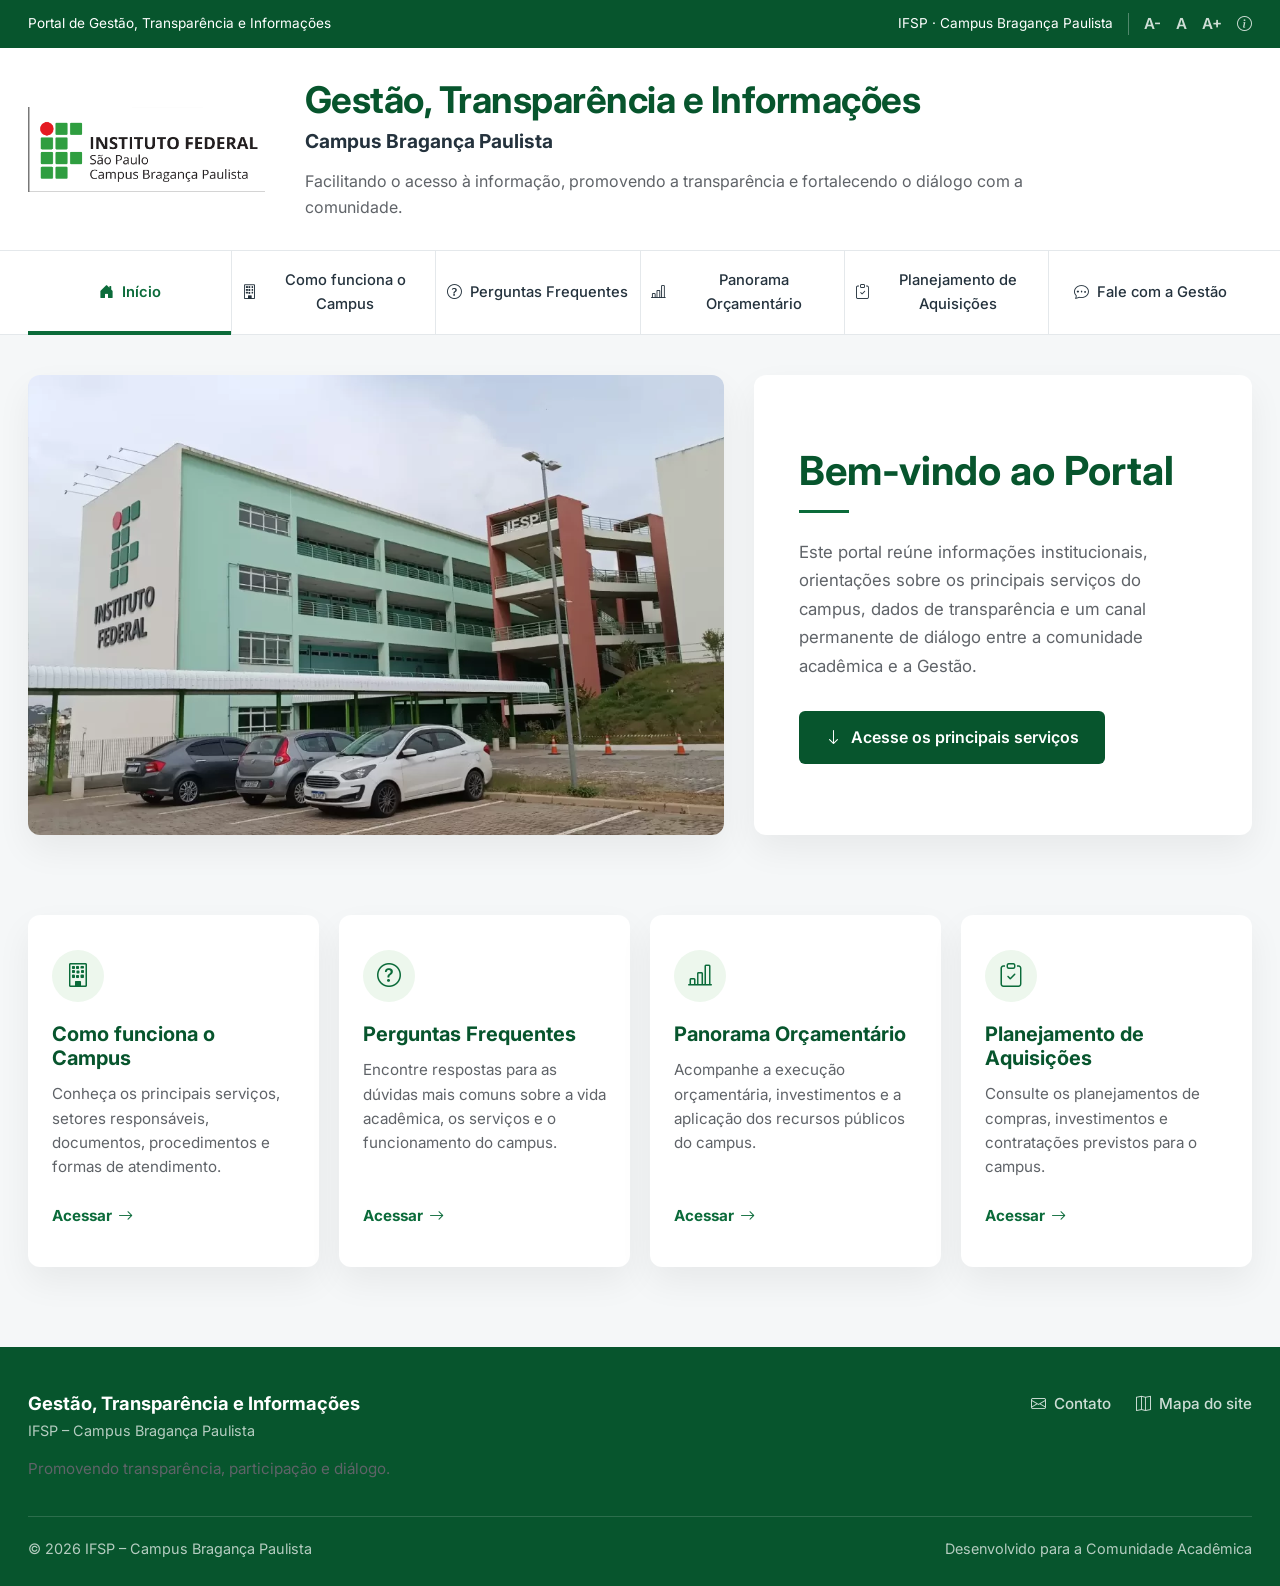
<file: index.html>
<!DOCTYPE html>
<html lang="pt-BR">

<head>
    <meta charset="UTF-8">
    <meta name="viewport" content="width=device-width, initial-scale=1.0">
    <title>Gestão, Transparência e Informações | IFSP Bragança Paulista</title>
    <meta name="description"
        content="Portal de Gestão, Transparência e Informações do Instituto Federal de São Paulo - Campus Bragança Paulista.">
    <link rel="icon" href="img/logo-ifsp.png">

    <!-- Bootstrap 5.3.3 -->
    <link href="https://cdn.jsdelivr.net/npm/bootstrap@5.3.3/dist/css/bootstrap.min.css" rel="stylesheet">
    <!-- Bootstrap Icons -->
    <link href="https://cdn.jsdelivr.net/npm/bootstrap-icons@1.13.1/font/bootstrap-icons.min.css" rel="stylesheet">

    <!-- Fonte Inter -->
    <link rel="preconnect" href="https://fonts.googleapis.com">
    <link rel="preconnect" href="https://fonts.gstatic.com" crossorigin>
    <link href="https://fonts.googleapis.com/css2?family=Inter:wght@300;400;500;600;700&display=swap"
        rel="stylesheet">

    <style>
        /* ===========================
           VARIÁVEIS
        =========================== */
        :root {
            --verde: #0b6b3a;
            --verde-escuro: #07552d;
            --verde-claro: #138548;
            --preto-footer: #002d1a;
            --cinza: #f5f7f8;
            --cinza-claro: #fafafa;
            --cinza-texto: #5f6368;
            --texto: #24323d;
            --branco: #ffffff;
            --borda: #e4e8eb;
            --sombra-card: 0 15px 35px rgba(0,0,0,.06);
            --transicao: .30s ease;
        }

        /* ===========================
           RESET
        =========================== */
        * { margin: 0; padding: 0; box-sizing: border-box; }
        html { scroll-behavior: smooth; }
        body { font-family: 'Inter', sans-serif; background: var(--cinza); color: var(--texto); line-height: 1.6; overflow-x: hidden; }
        a { text-decoration: none; transition: var(--transicao); }
        img { max-width: 100%; display: block; }
        .container { max-width: 1360px; margin: auto; padding-left: 28px; padding-right: 28px; }
        section { padding: 60px 0; }

        /* ===========================
           TÍTULOS E TEXTOS
        =========================== */
        h1, h2, h3 { color: var(--preto-footer); font-weight: 700; line-height: 1.2; }
        h1 { font-size: 2.3rem; color: var(--verde-escuro); letter-spacing: -0.5px; }
        h2 { font-size: 2.4rem; }
        h3 { font-size: 1.20rem; }
        p { color: var(--cinza-texto); }

        /* ===========================
           BARRA SUPERIOR (Institucional)
        =========================== */
        .barra-institucional { background: var(--verde-escuro); color: white; font-size: 0.85rem; padding: 12px 0; }
        .barra-institucional .container { display: flex; justify-content: space-between; align-items: center; }
        .barra-links-direita { display: flex; align-items: center; gap: 15px; }
        .barra-links-direita span { border-right: 1px solid rgba(255,255,255,0.3); padding-right: 15px; }
        .barra-links-direita a { color: white; opacity: 0.8; font-size: 0.95rem; font-weight: 600; text-decoration: none; }
        .barra-links-direita a:hover { opacity: 1; }

        /* ===========================
           CABEÇALHO (Header)
        =========================== */
        .cabecalho { background: #fff; padding: 30px 0; }
        .cabecalho .container { display: flex; align-items: center; gap: 40px; }
        .logo-area { display: flex; align-items: center; }
        .logo-area img { height: 85px; width: auto; object-fit: contain; }
        .cabecalho-conteudo { flex: 1; }
        .cabecalho-conteudo h1 { margin-bottom: 4px; }
        .cabecalho-conteudo .subtitle { margin-bottom: 12px; font-weight: 700; font-size: 1.2rem; color: var(--texto); }
        .cabecalho-conteudo .description { font-size: 1rem; color: var(--cinza-texto); margin-bottom: 0; max-width: 85%; }

        /* ===========================
           MENU PRINCIPAL (Estilo Abas)
        =========================== */
        .menu-principal { background: #ffffff; border-top: 1px solid var(--borda); border-bottom: 1px solid var(--borda); box-shadow: 0 4px 10px rgba(0,0,0,0.02); }
        .menu-principal ul { display: flex; list-style: none; margin: 0; padding: 0; width: 100%; }
        .menu-principal li { flex: 1; text-align: center; border-right: 1px solid var(--borda); }
        .menu-principal li:last-child { border-right: none; }
        .menu-principal a { color: var(--texto); font-weight: 500; font-size: 0.92rem; display: flex; align-items: center; justify-content: center; gap: 8px; padding: 18px 10px; position: relative; height: 100%; }
        .menu-principal a:hover, .menu-principal a.ativo { color: var(--verde); font-weight: 600; }
        .menu-principal a.ativo::after { content: ""; position: absolute; left: 0; bottom: -1px; width: 100%; height: 4px; background: var(--verde); }

        /* ===========================
           HERO
        =========================== */
        .hero { background: var(--cinza); padding: 40px 0; }
        .hero-grid { display: grid; grid-template-columns: 1.4fr 1fr; gap: 30px; align-items: center; }
        .hero-imagem { border-radius: 12px; overflow: hidden; box-shadow: var(--sombra-card); min-height: 460px; background-image: url("img/campus-banner.jpg"); background-size: cover; background-position: center; }
        
        .hero-card { background: var(--branco); border-radius: 12px; padding: 45px; box-shadow: var(--sombra-card); height: 100%; display: flex; flex-direction: column; justify-content: center; }
        .hero-card h2 { font-size: 2.5rem; margin-bottom: 15px; color: var(--verde-escuro); font-weight: 700; }
        .hero-card .hero-divider { width: 50px; height: 3px; background: var(--verde); margin-bottom: 25px; }
        .hero-card p { font-size: 1.05rem; margin-bottom: 30px; color: var(--cinza-texto); line-height: 1.7; }
        
        .botao-principal { display: inline-flex; align-items: center; gap: 10px; padding: 14px 26px; border-radius: 6px; background: var(--verde-escuro); color: white; font-weight: 600; border: none; width: fit-content; transition: var(--transicao); }
        .botao-principal:hover { background: var(--preto-footer); color: white; transform: translateY(-2px); box-shadow: 0 5px 15px rgba(0,45,26,0.2); }

        /* ===========================
           CARDS DE SERVIÇOS
        =========================== */
        .secao-servicos { padding: 40px 0 80px; background: var(--cinza); }
        .cards-grid { display: grid; grid-template-columns: repeat(auto-fit, minmax(240px, 1fr)); gap: 20px; }
        .card-servico { background: var(--branco); border-radius: 12px; padding: 35px 24px; box-shadow: var(--sombra-card); display: flex; flex-direction: column; border-bottom: 4px solid transparent; transition: var(--transicao); }
        .card-servico:hover { border-bottom-color: var(--verde); transform: translateY(-3px); }
        .icone-card-container { display: inline-flex; align-items: center; justify-content: center; width: 52px; height: 52px; border-radius: 50%; background: #edf7ed; color: var(--verde); font-size: 1.5rem; margin-bottom: 20px; }
        .card-servico h3 { font-size: 1.25rem; margin-bottom: 12px; color: var(--verde-escuro); }
        .card-servico p { font-size: 0.95rem; margin-bottom: 24px; flex-grow: 1; line-height: 1.6; }
        .card-link { display: flex; align-items: center; gap: 6px; color: var(--verde); font-weight: 700; font-size: 0.95rem; }
        .card-link i { transition: var(--transicao); }
        .card-link:hover i { transform: translateX(5px); }

        /* ===========================
           RODAPÉ (Footer)
        =========================== */
        .rodape { background: var(--verde-escuro); color: white; padding: 45px 0 25px; font-size: 0.95rem; }
        .rodape a { color: rgba(255,255,255,0.8); text-decoration: none; }
        .rodape a:hover { color: white; text-decoration: underline; }
        .rodape h4 { color: white; font-weight: 700; font-size: 1.15rem; margin-bottom: 5px; }
        .rodape .subtitulo-footer { color: rgba(255,255,255,0.7); margin-bottom: 15px; font-size: 0.9rem; }
        .rodape-superior { display: flex; justify-content: space-between; align-items: flex-start; flex-wrap: wrap; gap: 20px; margin-bottom: 35px; }
        .links-footer-direita { display: flex; align-items: center; gap: 25px; font-weight: 500; }
        .links-footer-direita a { display: flex; align-items: center; gap: 8px; }
        .rodape-inferior { border-top: 1px solid rgba(255,255,255,0.15); padding-top: 20px; display: flex; justify-content: space-between; color: rgba(255,255,255,0.7); font-size: 0.9rem; }

        @media(max-width: 768px) {
            .menu-principal ul { flex-direction: column; }
            .menu-principal li { border-right: none; border-bottom: 1px solid var(--borda); }
            .menu-principal a.ativo::after { height: 0; }
            .menu-principal a.ativo { border-left: 4px solid var(--verde); background: #fafafa; }
            .cabecalho .container { flex-direction: column; text-align: center; gap: 20px; }
            .cabecalho-conteudo .description { max-width: 100%; }
            .hero-grid { grid-template-columns: 1fr; }
            .hero-imagem { min-height: 250px; }
        }
    </style>
</head>

<body>

    <!-- Barra institucional -->
    <div class="barra-institucional">
        <div class="container">
            <span>Portal de Gestão, Transparência e Informações</span>
            <div class="barra-links-direita">
                <span>IFSP · Campus Bragança Paulista</span>
                <a href="#">A-</a>
                <a href="#">A</a>
                <a href="#">A+</a>
                <a href="#" title="Ajuda"><i class="bi bi-info-circle"></i></a>
            </div>
        </div>
    </div>

    <!-- Cabeçalho -->
    <header class="cabecalho">
        <div class="container">
            <div class="logo-area">
                <img src="img/logo-ifsp.png" alt="IFSP Logo">
            </div>
            <div class="cabecalho-conteudo">
                <h1>Gestão, Transparência e Informações</h1>
                <p class="subtitle">Campus Bragança Paulista</p>
                <p class="description">
                    Facilitando o acesso à informação, promovendo a transparência e fortalecendo o diálogo com a comunidade.
                </p>
            </div>
        </div>
    </header>

    <!-- Navegação Global Conectada -->
    <nav class="menu-principal">
        <div class="container">
            <ul>
                <li><a class="ativo" href="index.html"><i class="bi bi-house-door-fill"></i> Início</a></li>
                <li><a href="#"><i class="bi bi-building"></i> Como funciona o Campus</a></li>
                <li><a href="#"><i class="bi bi-question-circle"></i> Perguntas Frequentes</a></li>
                <li><a href="panorama-orcamentario.html"><i class="bi bi-bar-chart-line"></i> Panorama Orçamentário</a></li>
                <li><a href="planejamento-aquisicoes.html"><i class="bi bi-clipboard-check"></i> Planejamento de Aquisições</a></li>
                <li><a href="fale-com-a-gestao.html"><i class="bi bi-chat-dots"></i> Fale com a Gestão</a></li>
            </ul>
        </div>
    </nav>

    <!-- HERO Section -->
    <section class="hero">
        <div class="container">
            <div class="hero-grid">
                <!-- Foto do Campus -->
                <div class="hero-imagem"></div>

                <!-- Card de Boas-vindas -->
                <div class="hero-card">
                    <h2>Bem-vindo ao Portal</h2>
                    <div class="hero-divider"></div>
                    <p>
                        Este portal reúne informações institucionais, orientações sobre os principais serviços do campus,
                        dados de transparência e um canal permanente de diálogo entre a comunidade acadêmica e a Gestão.
                    </p>
                    <!-- Link interno que rola para a seção de serviços abaixo -->
                    <a href="#servicos" class="botao-principal">
                        <i class="bi bi-arrow-down"></i> Acesse os principais serviços
                    </a>
                </div>
            </div>
        </div>
    </section>

    <!-- Seção de Acesso Rápido com Links Reais -->
    <section id="servicos" class="secao-servicos">
        <div class="container">
            <div class="cards-grid">
                <!-- Card 1 (Ainda sem arquivo criado no repositório) -->
                <article class="card-servico">
                    <div class="icone-card-container"><i class="bi bi-building"></i></div>
                    <h3>Como funciona o Campus</h3>
                    <p>Conheça os principais serviços, setores responsáveis, documentos, procedimentos e formas de atendimento.</p>
                    <a href="#" class="card-link">Acessar <i class="bi bi-arrow-right"></i></a>
                </article>

                <!-- Card 2 (Ainda sem arquivo criado no repositório) -->
                <article class="card-servico">
                    <div class="icone-card-container"><i class="bi bi-question-circle"></i></div>
                    <h3>Perguntas Frequentes</h3>
                    <p>Encontre respostas para as dúvidas mais comuns sobre a vida acadêmica, os serviços e o funcionamento do campus.</p>
                    <a href="#" class="card-link">Acessar <i class="bi bi-arrow-right"></i></a>
                </article>

                <!-- Card 3 (Conectado ao Panorama Orçamentário) -->
                <article class="card-servico">
                    <div class="icone-card-container"><i class="bi bi-bar-chart-line"></i></div>
                    <h3>Panorama Orçamentário</h3>
                    <p>Acompanhe a execução orçamentária, investimentos e a aplicação dos recursos públicos do campus.</p>
                    <a href="panorama-orcamentario.html" class="card-link">Acessar <i class="bi bi-arrow-right"></i></a>
                </article>

                <!-- Card 4 (Conectado ao Planejamento de Aquisições) -->
                <article class="card-servico">
                    <div class="icone-card-container"><i class="bi bi-clipboard-check"></i></div>
                    <h3>Planejamento de Aquisições</h3>
                    <p>Consulte os planejamentos de compras, investimentos e contratações previstos para o campus.</p>
                    <a href="planejamento-aquisicoes.html" class="card-link">Acessar <i class="bi bi-arrow-right"></i></a>
                </article>
            </div>
        </div>
    </section>

    <!-- Rodapé (Footer) -->
    <footer class="rodape">
        <div class="container">
            <div class="rodape-superior">
                <div>
                    <h4>Gestão, Transparência e Informações</h4>
                    <p class="subtitulo-footer">IFSP – Campus Bragança Paulista</p>
                    <p class="m-0">Promovendo transparência, participação e diálogo.</p>
                </div>
                <div class="links-footer-direita">
                    <a href="mailto:contato@exemplo.com"><i class="bi bi-envelope"></i> Contato</a>
                    <a href="#"><i class="bi bi-map"></i> Mapa do site</a>
                </div>
            </div>
            <div class="rodape-inferior">
                <span>&copy; 2026 IFSP – Campus Bragança Paulista</span>
                <span>Desenvolvido para a Comunidade Acadêmica</span>
            </div>
        </div>
    </footer>

    <!-- Bootstrap 5 JS Bundle -->
    <script src="https://cdn.jsdelivr.net/npm/bootstrap@5.3.3/dist/js/bootstrap.bundle.min.js"></script>
</body>

</html>
</file>
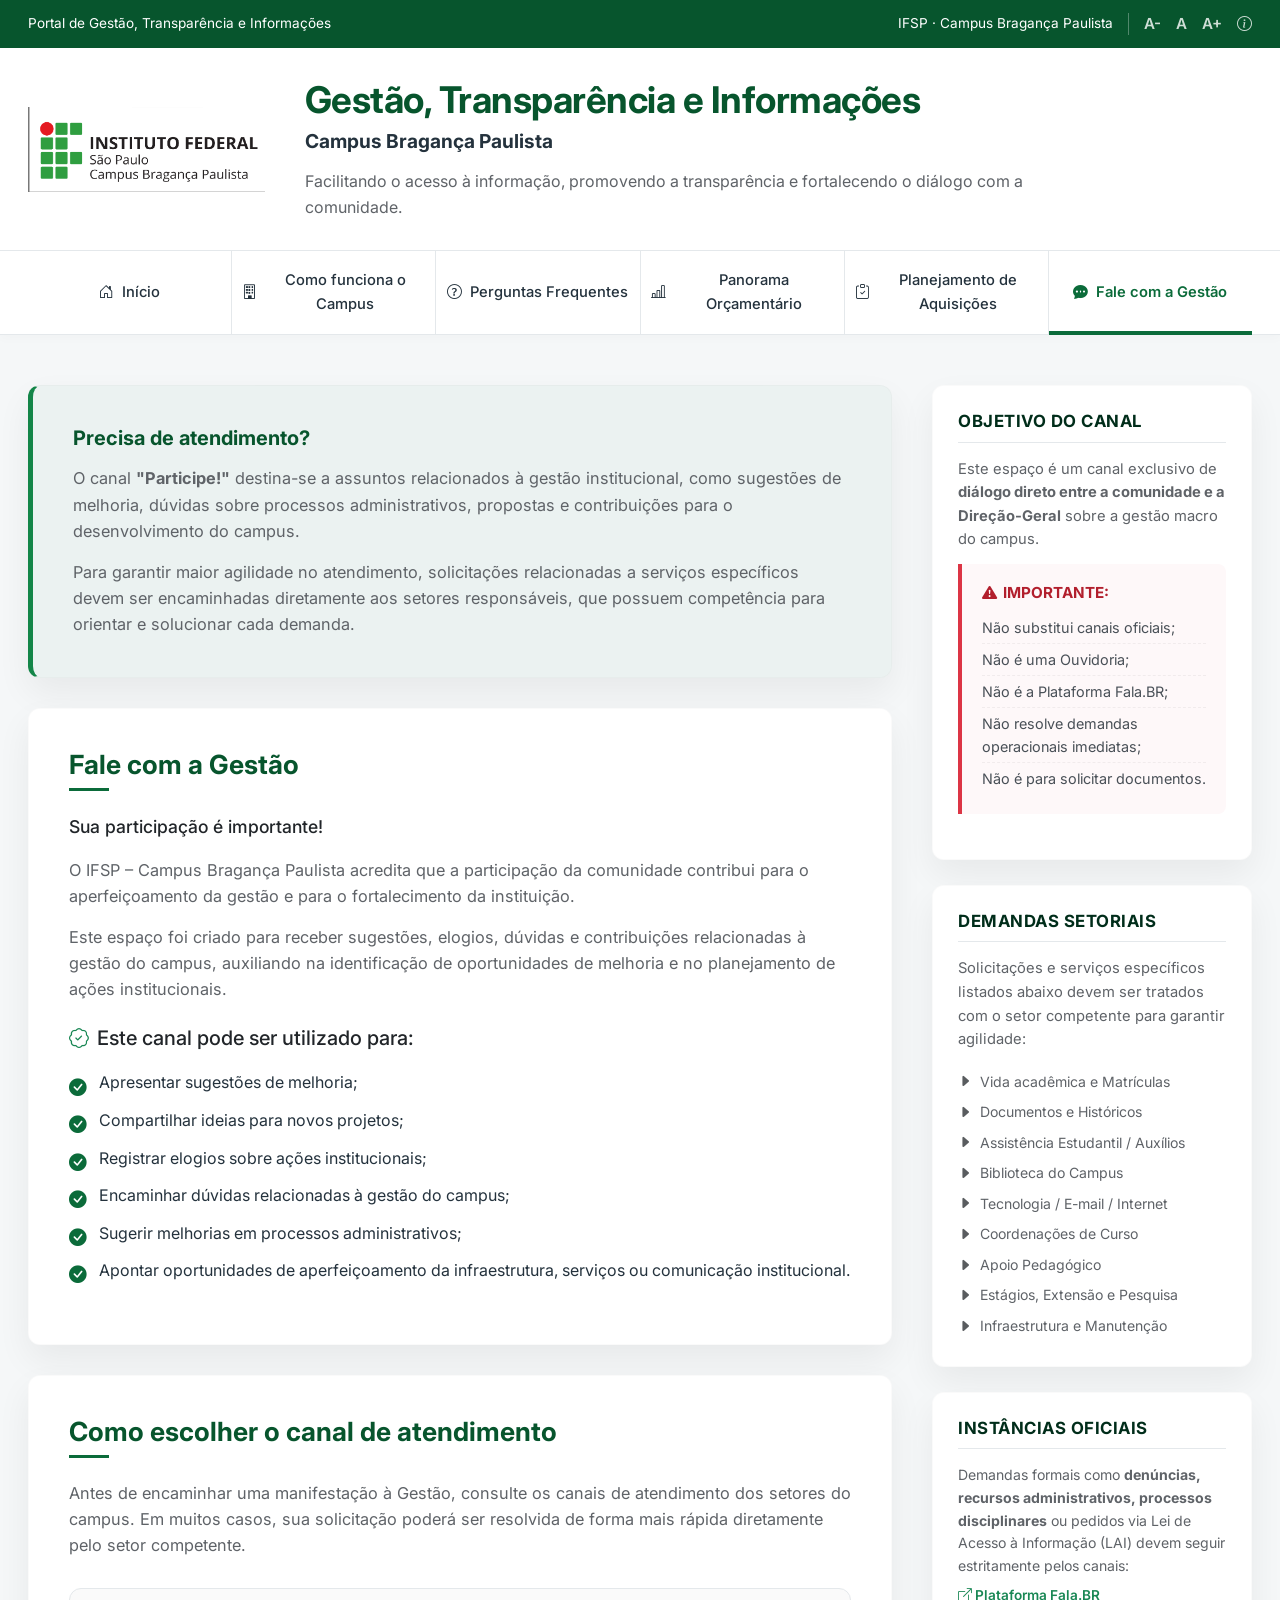
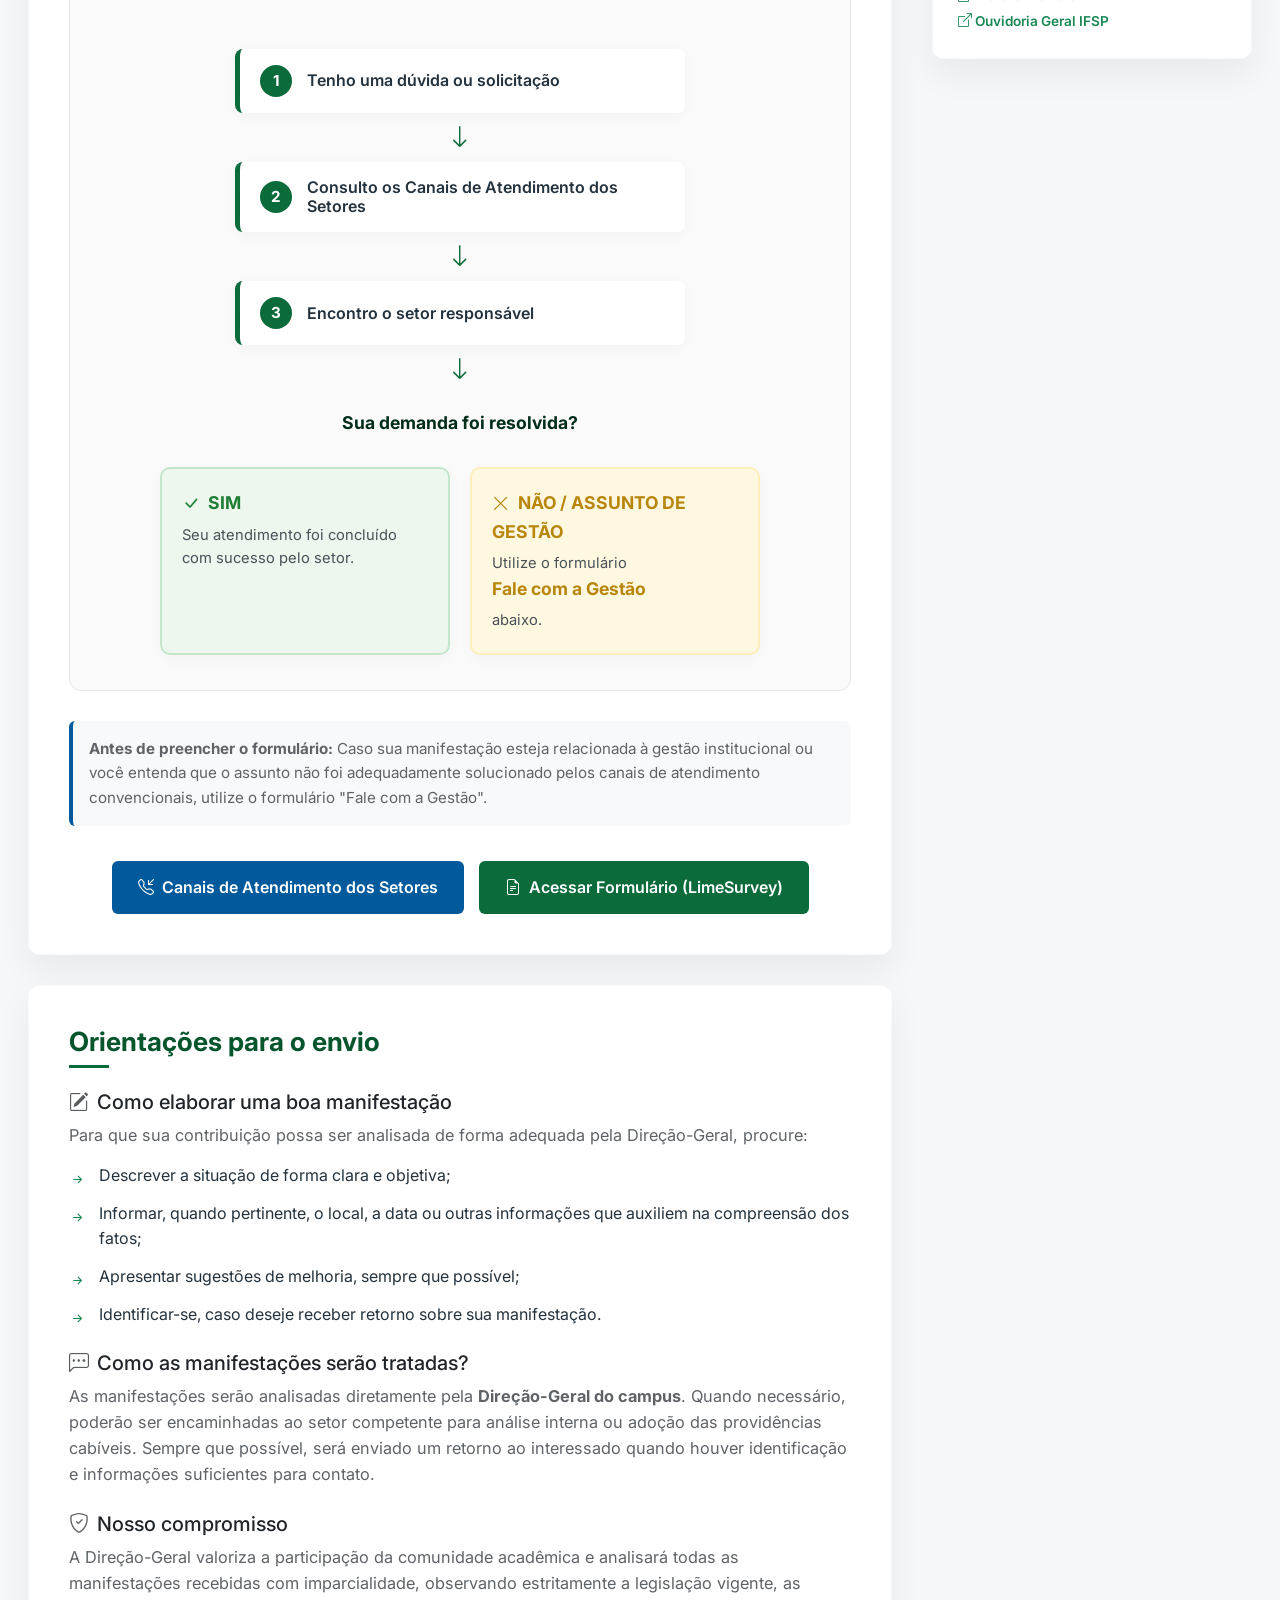
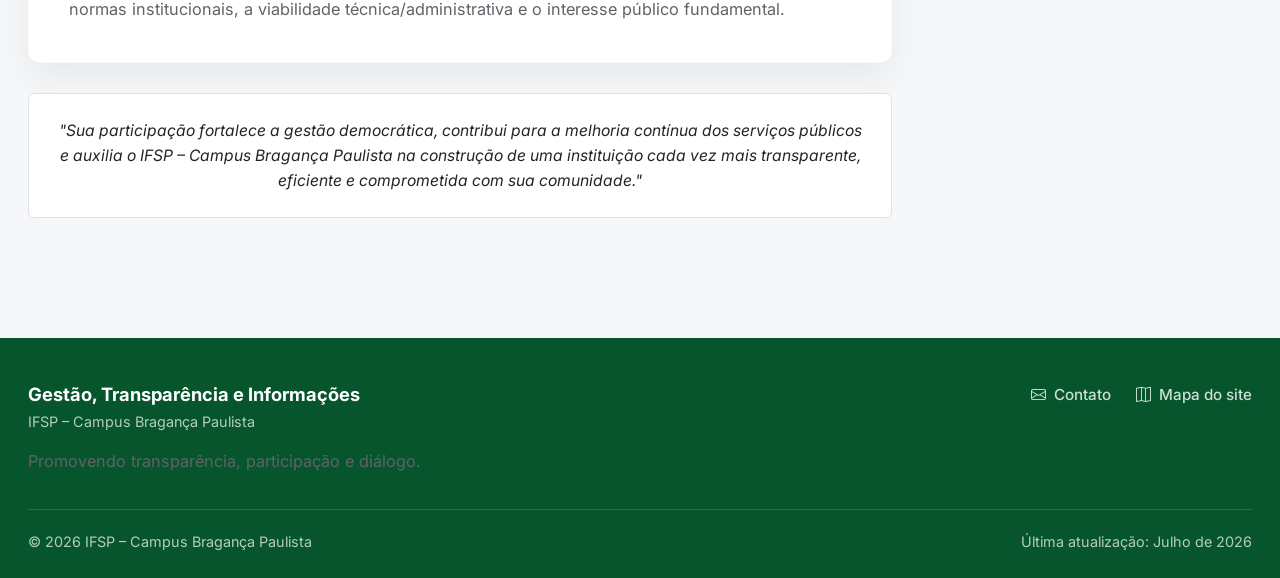
<file: fale-com-a-gestao.html>
<!DOCTYPE html>
<html lang="pt-BR">

<head>
    <meta charset="UTF-8">
    <meta name="viewport" content="width=device-width, initial-scale=1.0">
    <title>Fale com a Gestão | IFSP Campus Bragança Paulista</title>
    <meta name="description"
        content="Portal de Gestão, Transparência e Informações do Instituto Federal de São Paulo - Campus Bragança Paulista.">
    <link rel="icon" href="img/logo-ifsp.png">

    <!-- Bootstrap 5.3.3 -->
    <link href="https://cdn.jsdelivr.net/npm/bootstrap@5.3.3/dist/css/bootstrap.min.css" rel="stylesheet">
    <!-- Bootstrap Icons -->
    <link href="https://cdn.jsdelivr.net/npm/bootstrap-icons@1.13.1/font/bootstrap-icons.min.css" rel="stylesheet">

    <!-- Fonte Inter -->
    <link rel="preconnect" href="https://fonts.googleapis.com">
    <link rel="preconnect" href="https://fonts.gstatic.com" crossorigin>
    <link href="https://fonts.googleapis.com/css2?family=Inter:wght@300;400;500;600;700&display=swap"
        rel="stylesheet">

    <style>
        /* ===========================
           VARIÁVEIS DE IDENTIDADE
        =========================== */
        :root {
            --verde: #0b6b3a;
            --verde-escuro: #07552d;
            --verde-claro: #138548;
            --preto-footer: #002d1a;
            --cinza: #f5f7f8;
            --cinza-claro: #fafafa;
            --cinza-texto: #5f6368;
            --texto: #24323d;
            --branco: #ffffff;
            --borda: #e4e8eb;
            --sombra-card: 0 15px 35px rgba(0,0,0,.06);
            --transicao: .30s ease;
        }

        /* ===========================
           RESET E ESTRUTURA
        =========================== */
        * { margin: 0; padding: 0; box-sizing: border-box; }
        html { scroll-behavior: smooth; }
        body { font-family: 'Inter', sans-serif; background: var(--cinza); color: var(--texto); line-height: 1.6; overflow-x: hidden; }
        a { text-decoration: none; transition: var(--transicao); }
        img { max-width: 100%; display: block; }
        .container { max-width: 1360px; margin: auto; padding-left: 28px; padding-right: 28px; }
        
        /* Layout de duas colunas (Conteúdo + Painel Informativo Lateral) */
        .conteudo-grid { display: grid; grid-template-columns: 1fr 320px; gap: 40px; padding: 50px 0 80px; }

        /* ===========================
           TÍTULOS E TEXTOS
        =========================== */
        h1, h2, h3, h4 { color: var(--preto-footer); font-weight: 700; line-height: 1.2; }
        h1 { font-size: 2.3rem; color: var(--verde-escuro); letter-spacing: -0.5px; }
        h2 { font-size: 1.65rem; margin-bottom: 22px; color: var(--verde-escuro); position: relative; padding-bottom: 10px; }
        h2::after { content: ""; position: absolute; left: 0; bottom: 0; width: 40px; height: 3px; background: var(--verde); }
        h3 { font-size: 1.25rem; margin-top: 15px; margin-bottom: 15px; color: var(--preto-footer); }
        p { color: var(--cinza-texto); font-size: 1.02rem; margin-bottom: 15px; }

        /* ===========================
           BARRA SUPERIOR (Institucional)
        =========================== */
        .barra-institucional { background: var(--verde-escuro); color: white; font-size: 0.85rem; padding: 12px 0; }
        .barra-institucional .container { display: flex; justify-content: space-between; align-items: center; }
        .barra-links-direita { display: flex; align-items: center; gap: 15px; }
        .barra-links-direita span { border-right: 1px solid rgba(255,255,255,0.3); padding-right: 15px; }
        .barra-links-direita a { color: white; opacity: 0.8; font-size: 0.95rem; font-weight: 600; }
        .barra-links-direita a:hover { opacity: 1; }

        /* ===========================
           CABEÇALHO (Header)
        =========================== */
        .cabecalho { background: #fff; padding: 30px 0; }
        .cabecalho .container { display: flex; align-items: center; gap: 40px; }
        .logo-area { display: flex; align-items: center; }
        .logo-area img { height: 85px; width: auto; object-fit: contain; }
        .cabecalho-conteudo { flex: 1; }
        .cabecalho-conteudo h1 { margin-bottom: 4px; }
        .cabecalho-conteudo .subtitle { margin-bottom: 12px; font-weight: 700; font-size: 1.2rem; color: var(--texto); }
        .cabecalho-conteudo .description { font-size: 1rem; color: var(--cinza-texto); margin-bottom: 0; max-width: 85%; }

        /* ===========================
           MENU PRINCIPAL (Fale com a Gestão Ativo)
        =========================== */
        .menu-principal { background: #ffffff; border-top: 1px solid var(--borda); border-bottom: 1px solid var(--borda); box-shadow: 0 4px 10px rgba(0,0,0,0.02); }
        .menu-principal ul { display: flex; list-style: none; margin: 0; padding: 0; width: 100%; }
        .menu-principal li { flex: 1; text-align: center; border-right: 1px solid var(--borda); }
        .menu-principal li:last-child { border-right: none; }
        .menu-principal a { color: var(--texto); font-weight: 500; font-size: 0.92rem; display: flex; align-items: center; justify-content: center; gap: 8px; padding: 18px 10px; position: relative; height: 100%; }
        .menu-principal a:hover, .menu-principal a.ativo { color: var(--verde); font-weight: 600; }
        .menu-principal a.ativo::after { content: ""; position: absolute; left: 0; bottom: -1px; width: 100%; height: 4px; background: var(--verde); }

        /* ===========================
           SEÇÕES DE CONTEÚDO
        =========================== */
        .bloco-conteudo { background: var(--branco); border-radius: 12px; padding: 40px; box-shadow: var(--sombra-card); margin-bottom: 30px; border: 1px solid rgba(0,0,0,0.02); }
        
        /* Bloco Acolhedor / Alertas customizados */
        .box-acolhedor { border-left: 5px solid var(--verde-claro); background-color: rgba(19, 133, 72, 0.04); }
        .box-acolhedor h3 { color: var(--verde-escuro); margin-top: 0; font-weight: 700; }
        
        .box-aviso-lateral { border-left: 4px solid #dc3545; background-color: rgba(220, 53, 69, 0.03); padding: 20px; border-radius: 0 8px 8px 0; margin-bottom: 20px; }
        .box-aviso-lateral h5 { color: #b21f2d; font-weight: 700; font-size: 0.95rem; text-transform: uppercase; margin-bottom: 10px; display: flex; align-items: center; gap: 6px; }
        .box-aviso-lateral ul { list-style: none; padding: 0; margin: 0; }
        .box-aviso-lateral li { font-size: 0.9rem; color: #495057; padding: 4px 0; border-bottom: 1px dashed rgba(0,0,0,0.05); }
        .box-aviso-lateral li:last-child { border-bottom: none; }

        /* Listas Modernas com ícones */
        .lista-check { list-style: none; padding: 0; margin: 20px 0; }
        .lista-check li { position: relative; padding-left: 30px; margin-bottom: 12px; font-size: 1rem; color: var(--texto); }
        .lista-check li i { position: absolute; left: 0; top: 3px; color: var(--verde); font-size: 1.1rem; }

        /* ===========================
           DIAGRAMA DE FLUXO VISUAL
        =========================== */
        .fluxo-section { background: #fafafa; border: 1px solid var(--borda); border-radius: 12px; padding: 35px; margin: 30px 0; text-align: center; }
        .fluxo-container { display: flex; flex-direction: column; align-items: center; gap: 10px; margin-top: 25px; }
        .fluxo-passo { width: 100%; max-width: 450px; background: var(--branco); border-left: 5px solid var(--verde); border-radius: 8px; padding: 16px 20px; box-shadow: 0 4px 15px rgba(0,0,0,0.03); text-align: left; display: flex; align-items: center; gap: 15px; }
        .fluxo-numero { display: inline-flex; align-items: center; justify-content: center; width: 32px; height: 32px; border-radius: 50%; background: var(--verde); color: white; font-weight: 700; font-size: 0.95rem; flex-shrink: 0; }
        .fluxo-passo h4 { font-size: 1rem; margin: 0; color: var(--texto); font-weight: 600; }
        .fluxo-seta { font-size: 1.5rem; color: var(--verde); margin: 2px 0; line-height: 1; }
        
        .fluxo-pergunta { font-weight: 700; font-size: 1.1rem; color: var(--preto-footer); margin: 15px 0 10px; }
        .fluxo-decisao { display: flex; gap: 20px; justify-content: center; flex-wrap: wrap; width: 100%; max-width: 600px; margin-top: 10px; }
        .fluxo-opcao { flex: 1; min-width: 240px; padding: 20px; border-radius: 10px; text-align: left; box-shadow: 0 4px 15px rgba(0,0,0,0.03); }
        .fluxo-opcao.sim { background: #edf7ed; border: 2px solid #c3e6cb; }
        .fluxo-opcao.nao { background: #fff8e1; border: 2px solid #ffeeba; }
        .fluxo-opcao strong { display: block; font-size: 1.1rem; margin-bottom: 6px; }
        .fluxo-opcao.sim strong { color: #1e7e34; }
        .fluxo-opcao.nao strong { color: #b8860b; }
        .fluxo-opcao p { font-size: 0.92rem; margin: 0; color: #495057; }

        /* BOTOES */
        .botoes-acao { display: flex; gap: 15px; justify-content: center; flex-wrap: wrap; margin-top: 35px; }
        .btn-custom { display: inline-flex; align-items: center; gap: 8px; padding: 14px 26px; border-radius: 6px; font-weight: 600; font-size: 1rem; transition: var(--transicao); }
        .btn-custom.secundario { background: #005a9c; color: white; }
        .btn-custom.secundario:hover { background: #004070; transform: translateY(-2px); box-shadow: 0 5px 15px rgba(0,90,156,0.2); }
        .btn-custom.primario { background: var(--verde); color: white; }
        .btn-custom.primario:hover { background: var(--verde-escuro); transform: translateY(-2px); box-shadow: 0 5px 15px rgba(11,107,58,0.2); }

        /* ===========================
           PAINEL LATERAL INFORMATIVO
        =========================== */
        .lateral-container { position: sticky; top: 30px; height: fit-content; display: flex; flex-direction: column; gap: 25px; }
        .card-lateral { background: var(--branco); border-radius: 12px; padding: 25px; box-shadow: var(--sombra-card); border: 1px solid rgba(0,0,0,0.02); }
        .card-lateral h4 { font-size: 1.05rem; font-weight: 700; color: var(--preto-footer); text-transform: uppercase; letter-spacing: 0.5px; margin-bottom: 15px; padding-bottom: 10px; border-bottom: 1px solid var(--borda); }

        /* ===========================
           RODAPÉ (Footer)
        =========================== */
        .rodape { background: var(--verde-escuro); color: white; padding: 45px 0 25px; font-size: 0.95rem; margin-top: 40px; }
        .rodape a { color: rgba(255,255,255,0.8); text-decoration: none; }
        .rodape a:hover { color: white; text-decoration: underline; }
        .rodape h4 { color: white; font-weight: 700; font-size: 1.15rem; margin-bottom: 5px; }
        .rodape .subtitulo-footer { color: rgba(255,255,255,0.7); margin-bottom: 15px; font-size: 0.9rem; }
        .rodape-superior { display: flex; justify-content: space-between; align-items: flex-start; flex-wrap: wrap; gap: 20px; margin-bottom: 35px; }
        .links-footer-direita { display: flex; align-items: center; gap: 25px; font-weight: 500; }
        .links-footer-direita a { display: flex; align-items: center; gap: 8px; }
        .rodape-inferior { border-top: 1px solid rgba(255,255,255,0.15); padding-top: 20px; display: flex; justify-content: space-between; color: rgba(255,255,255,0.7); font-size: 0.9rem; }

        /* Responsividade */
        @media(max-width: 992px) {
            .conteudo-grid { grid-template-columns: 1fr; padding-top: 30px; }
            .lateral-container { position: static; }
        }
        @media(max-width: 768px) {
            .menu-principal ul { flex-direction: column; }
            .menu-principal li { border-right: none; border-bottom: 1px solid var(--borda); }
            .menu-principal a.ativo::after { height: 0; }
            .menu-principal a.ativo { border-left: 4px solid var(--verde); background: #fafafa; }
            .cabecalho .container { flex-direction: column; text-align: center; gap: 20px; }
            .cabecalho-conteudo .description { max-width: 100%; }
            .fluxo-passo { flex-direction: column; text-align: center; }
            .fluxo-decisao { flex-direction: column; }
        }
    </style>
</head>

<body>

    <!-- Barra institucional -->
    <div class="barra-institucional">
        <div class="container">
            <span>Portal de Gestão, Transparência e Informações</span>
            <div class="barra-links-direita">
                <span>IFSP · Campus Bragança Paulista</span>
                <a href="#">A-</a>
                <a href="#">A</a>
                <a href="#">A+</a>
                <a href="#" title="Ajuda"><i class="bi bi-info-circle"></i></a>
            </div>
        </div>
    </div>

    <!-- Cabeçalho -->
    <header class="cabecalho">
        <div class="container">
            <div class="logo-area">
                <img src="img/logo-ifsp.png" alt="IFSP Logo">
            </div>
            <div class="cabecalho-conteudo">
                <h1>Gestão, Transparência e Informações</h1>
                <p class="subtitle">Campus Bragança Paulista</p>
                <p class="description">
                    Facilitando o acesso à informação, promovendo a transparência e fortalecendo o diálogo com a comunidade.
                </p>
            </div>
        </div>
    </header>

    <!-- Navegação Global -->
    <nav class="menu-principal">
        <div class="container">
            <ul>
                <li><a href="index.html"><i class="bi bi-house-door"></i> Início</a></li>
                <li><a href="#"><i class="bi bi-building"></i> Como funciona o Campus</a></li>
                <li><a href="#"><i class="bi bi-question-circle"></i> Perguntas Frequentes</a></li>
                <li><a href="panorama-orcamentario.html"><i class="bi bi-bar-chart-line"></i> Panorama Orçamentário</a></li>
                <li><a href="planejamento-aquisicoes.html"><i class="bi bi-clipboard-check"></i> Planejamento de Aquisições</a></li>
                <li><a class="ativo" href="fale-com-a-gestao.html"><i class="bi bi-chat-dots-fill"></i> Fale com a Gestão</a></li>
            </ul>
        </div>
    </nav>

    <!-- Estrutura Principal da Página -->
    <main class="container">
        <div class="conteudo-grid">
            
            <!-- Coluna Principal (Esquerda): Informações e Fluxo -->
            <div class="coluna-conteudo">
                
                <!-- Bloco de Acolhimento Favorito -->
                <div class="bloco-conteudo box-acolhedor">
                    <h3>Precisa de atendimento?</h3>
                    <p>
                        O canal <strong>"Participe!"</strong> destina-se a assuntos relacionados à gestão institucional, como sugestões de melhoria, dúvidas sobre processos administrativos, propostas e contribuições para o desenvolvimento do campus.
                    </p>
                    <p class="m-0">
                        Para garantir maior agilidade no atendimento, solicitações relacionadas a serviços específicos devem ser encaminhadas diretamente aos setores responsáveis, que possuem competência para orientar e solucionar cada demanda.
                    </p>
                </div>

                <!-- Seção Sobre o Canal -->
                <section class="bloco-conteudo">
                    <h2>Fale com a Gestão</h2>
                    <p class="lead text-dark mb-3" style="font-size: 1.1rem; font-weight: 500;">
                        Sua participação é importante!
                    </p>
                    <p>
                        O IFSP – Campus Bragança Paulista acredita que a participação da comunidade contribui para o aperfeiçoamento da gestão e para o fortalecimento da instituição.
                    </p>
                    <p>
                        Este espaço foi criado para receber sugestões, elogios, dúvidas e contribuições relacionadas à gestão do campus, auxiliando na identificação de oportunidades de melhoria e no planejamento de ações institucionais.
                    </p>

                    <h3 class="h5 mt-4 mb-3 text-dark"><i class="bi bi-patch-check text-success me-2"></i>Este canal pode ser utilizado para:</h3>
                    <ul class="lista-check">
                        <li><i class="bi bi-check-circle-fill"></i> Apresentar sugestões de melhoria;</li>
                        <li><i class="bi bi-check-circle-fill"></i> Compartilhar ideias para novos projetos;</li>
                        <li><i class="bi bi-check-circle-fill"></i> Registrar elogios sobre ações institucionais;</li>
                        <li><i class="bi bi-check-circle-fill"></i> Encaminhar dúvidas relacionadas à gestão do campus;</li>
                        <li><i class="bi bi-check-circle-fill"></i> Sugerir melhorias em processos administrativos;</li>
                        <li><i class="bi bi-check-circle-fill"></i> Apontar oportunidades de aperfeiçoamento da infraestrutura, serviços ou comunicação institucional.</li>
                    </ul>
                </section>

                <!-- Seção Como Escolher o Canal (Fluxograma Redesenhado) -->
                <section class="bloco-conteudo">
                    <h2>Como escolher o canal de atendimento</h2>
                    <p>
                        Antes de encaminhar uma manifestação à Gestão, consulte os canais de atendimento dos setores do campus. Em muitos casos, sua solicitação poderá ser resolvida de forma mais rápida diretamente pelo setor competente.
                    </p>

                    <div class="fluxo-section">
                        <div class="fluxo-container">
                            <div class="fluxo-passo">
                                <div class="fluxo-numero">1</div>
                                <h4>Tenho uma dúvida ou solicitação</h4>
                            </div>
                            <div class="fluxo-seta"><i class="bi bi-arrow-down"></i></div>
                            
                            <div class="fluxo-passo">
                                <div class="fluxo-numero">2</div>
                                <h4>Consulto os Canais de Atendimento dos Setores</h4>
                            </div>
                            <div class="fluxo-seta"><i class="bi bi-arrow-down"></i></div>
                            
                            <div class="fluxo-passo">
                                <div class="fluxo-numero">3</div>
                                <h4>Encontro o setor responsável</h4>
                            </div>
                            <div class="fluxo-seta"><i class="bi bi-arrow-down"></i></div>

                            <div class="fluxo-pergunta">Sua demanda foi resolvida?</div>

                            <div class="fluxo-decisao">
                                <div class="fluxo-opcao sim">
                                    <strong><i class="bi bi-check-lg me-1"></i> SIM</strong>
                                    <p>Seu atendimento foi concluído com sucesso pelo setor.</p>
                                </div>
                                <div class="fluxo-opcao nao">
                                    <strong><i class="bi bi-x-lg me-1"></i> NÃO / ASSUNTO DE GESTÃO</strong>
                                    <p>Utilize o formulário <strong>Fale com a Gestão</strong> abaixo.</p>
                                </div>
                            </div>
                        </div>
                    </div>

                    <!-- Orientações Finais antes do Formulário -->
                    <div class="bg-light p-3 rounded mb-4" style="border-left: 4px solid #005a9c;">
                        <p class="m-0" style="font-size: 0.95rem;">
                            <strong>Antes de preencher o formulário:</strong> Caso sua manifestação esteja relacionada à gestão institucional ou você entenda que o assunto não foi adequadamente solucionado pelos canais de atendimento convencionais, utilize o formulário "Fale com a Gestão".
                        </p>
                    </div>

                    <!-- Botões de Redirecionamento -->
                    <div class="botoes-acao">
                        <a class="btn-custom secundario" href="canais-de-atendimento.html">
                            <i class="bi bi-telephone-inbound"></i> Canais de Atendimento dos Setores
                        </a>
                        <a class="btn-custom primario" href="#" target="_blank">
                            <i class="bi bi-file-earmark-text"></i> Acessar Formulário (LimeSurvey)
                        </a>
                    </div>
                </section>

                <!-- Seção Orientações e Tratamento -->
                <section class="bloco-conteudo">
                    <h2>Orientações para o envio</h2>
                    
                    <h3 class="h5 text-dark mt-3"><i class="bi bi-pencil-square text-muted me-2"></i>Como elaborar uma boa manifestação</h3>
                    <p>Para que sua contribuição possa ser analisada de forma adequada pela Direção-Geral, procure:</p>
                    <ul class="lista-check" style="margin-top: 10px;">
                        <li><i class="bi bi-arrow-right-short text-success"></i> Descrever a situação de forma clara e objetiva;</li>
                        <li><i class="bi bi-arrow-right-short text-success"></i> Informar, quando pertinente, o local, a data ou outras informações que auxiliem na compreensão dos fatos;</li>
                        <li><i class="bi bi-arrow-right-short text-success"></i> Apresentar sugestões de melhoria, sempre que possível;</li>
                        <li><i class="bi bi-arrow-right-short text-success"></i> Identificar-se, caso deseje receber retorno sobre sua manifestação.</li>
                    </ul>

                    <h3 class="h5 text-dark mt-4"><i class="bi bi-chat-left-dots text-muted me-2"></i>Como as manifestações serão tratadas?</h3>
                    <p>
                        As manifestações serão analisadas diretamente pela <strong>Direção-Geral do campus</strong>. Quando necessário, poderão ser encaminhadas ao setor competente para análise interna ou adoção das providências cabíveis. Sempre que possível, será enviado um retorno ao interessado quando houver identificação e informações suficientes para contato.
                    </p>

                    <h3 class="h5 text-dark mt-4"><i class="bi bi-shield-check text-muted me-2"></i>Nosso compromisso</h3>
                    <p class="m-0">
                        A Direção-Geral valoriza a participação da comunidade acadêmica e analisará todas as manifestações recebidas com imparcialidade, observando estritamente a legislação vigente, as normas institucionais, a viabilidade técnica/administrativa e o interesse público fundamental.
                    </p>
                </section>

                <!-- Mensagem de Encerramento Acolhedora -->
                <div class="p-4 text-center border rounded bg-white box-shadow-sm">
                    <p class="m-0 text-dark" style="font-style: italic; font-size: 0.98rem; max-width: 850px; margin: auto;">
                        "Sua participação fortalece a gestão democrática, contribui para a melhoria contínua dos serviços públicos e auxilia o IFSP – Campus Bragança Paulista na construção de uma instituição cada vez mais transparente, eficiente e comprometida com sua comunidade."
                    </p>
                </div>

            </div>

            <!-- Coluna Lateral (Direita): O que NÃO é / Limitações Importantes -->
            <div class="coluna-menu-lateral">
                <div class="lateral-container">
                    
                    <!-- Card 1: Objetivos Claros e Restrições -->
                    <aside class="card-lateral">
                        <h4>Objetivo do Canal</h4>
                        <p style="font-size: 0.92rem; margin-bottom: 12px;">
                            Este espaço é um canal exclusivo de <strong>diálogo direto entre a comunidade e a Direção-Geral</strong> sobre a gestão macro do campus.
                        </p>
                        
                        <div class="box-aviso-lateral">
                            <h5><i class="bi bi-exclamation-triangle-fill"></i> Importante:</h5>
                            <ul>
                                <li>Não substitui canais oficiais;</li>
                                <li>Não é uma Ouvidoria;</li>
                                <li>Não é a Plataforma Fala.BR;</li>
                                <li>Não resolve demandas operacionais imediatas;</li>
                                <li>Não é para solicitar documentos.</li>
                            </ul>
                        </div>
                    </aside>

                    <!-- Card 2: Redirecionamento de Serviços Comuns -->
                    <aside class="card-lateral">
                        <h4>Demandas Setoriais</h4>
                        <p style="font-size: 0.92rem;">
                            Solicitações e serviços específicos listados abaixo devem ser tratados com o setor competente para garantir agilidade:
                        </p>
                        <ul class="p-0 m-0" style="list-style: none; font-size: 0.88rem; color: var(--cinza-texto);">
                            <li class="py-1"><i class="bi bi-caret-right-fill text-muted me-1"></i> Vida acadêmica e Matrículas</li>
                            <li class="py-1"><i class="bi bi-caret-right-fill text-muted me-1"></i> Documentos e Históricos</li>
                            <li class="py-1"><i class="bi bi-caret-right-fill text-muted me-1"></i> Assistência Estudantil / Auxílios</li>
                            <li class="py-1"><i class="bi bi-caret-right-fill text-muted me-1"></i> Biblioteca do Campus</li>
                            <li class="py-1"><i class="bi bi-caret-right-fill text-muted me-1"></i> Tecnologia / E-mail / Internet</li>
                            <li class="py-1"><i class="bi bi-caret-right-fill text-muted me-1"></i> Coordenações de Curso</li>
                            <li class="py-1"><i class="bi bi-caret-right-fill text-muted me-1"></i> Apoio Pedagógico</li>
                            <li class="py-1"><i class="bi bi-caret-right-fill text-muted me-1"></i> Estágios, Extensão e Pesquisa</li>
                            <li class="py-1"><i class="bi bi-caret-right-fill text-muted me-1"></i> Infraestrutura e Manutenção</li>
                        </ul>
                    </aside>

                    <!-- Card 3: Instâncias Superiores -->
                    <aside class="card-lateral">
                        <h4>Instâncias Oficiais</h4>
                        <p style="font-size: 0.88rem; margin: 0;">
                            Demandas formais como <strong>denúncias, recursos administrativos, processos disciplinares</strong> ou pedidos via Lei de Acesso à Informação (LAI) devem seguir estritamente pelos canais:
                        </p>
                        <div class="mt-2" style="font-size: 0.85rem; font-weight: 600;">
                            <a href="https://falabr.cgu.gov.br/" target="_blank" class="text-success d-block mb-1"><i class="bi bi-box-arrow-up-right"></i> Plataforma Fala.BR</a>
                            <a href="#" class="text-success d-block"><i class="bi bi-box-arrow-up-right"></i> Ouvidoria Geral IFSP</a>
                        </div>
                    </aside>
                </div>
            </div>

        </div>
    </main>

    <!-- Rodapé (Footer) -->
    <footer class="rodape">
        <div class="container">
            <div class="rodape-superior">
                <div>
                    <h4>Gestão, Transparência e Informações</h4>
                    <p class="subtitulo-footer">IFSP – Campus Bragança Paulista</p>
                    <p class="m-0">Promovendo transparência, participação e diálogo.</p>
                </div>
                <div class="links-footer-direita">
                    <a href="mailto:contato@exemplo.com"><i class="bi bi-envelope"></i> Contato</a>
                    <a href="#"><i class="bi bi-map"></i> Mapa do site</a>
                </div>
            </div>
            <div class="rodape-inferior">
                <span>&copy; 2026 IFSP – Campus Bragança Paulista</span>
                <span>Última atualização: Julho de 2026</span>
            </div>
        </div>
    </footer>

    <!-- Bootstrap 5 JS Bundle -->
    <script src="https://cdn.jsdelivr.net/npm/bootstrap@5.3.3/dist/js/bootstrap.bundle.min.js"></script>
</body>

</html>
</file>
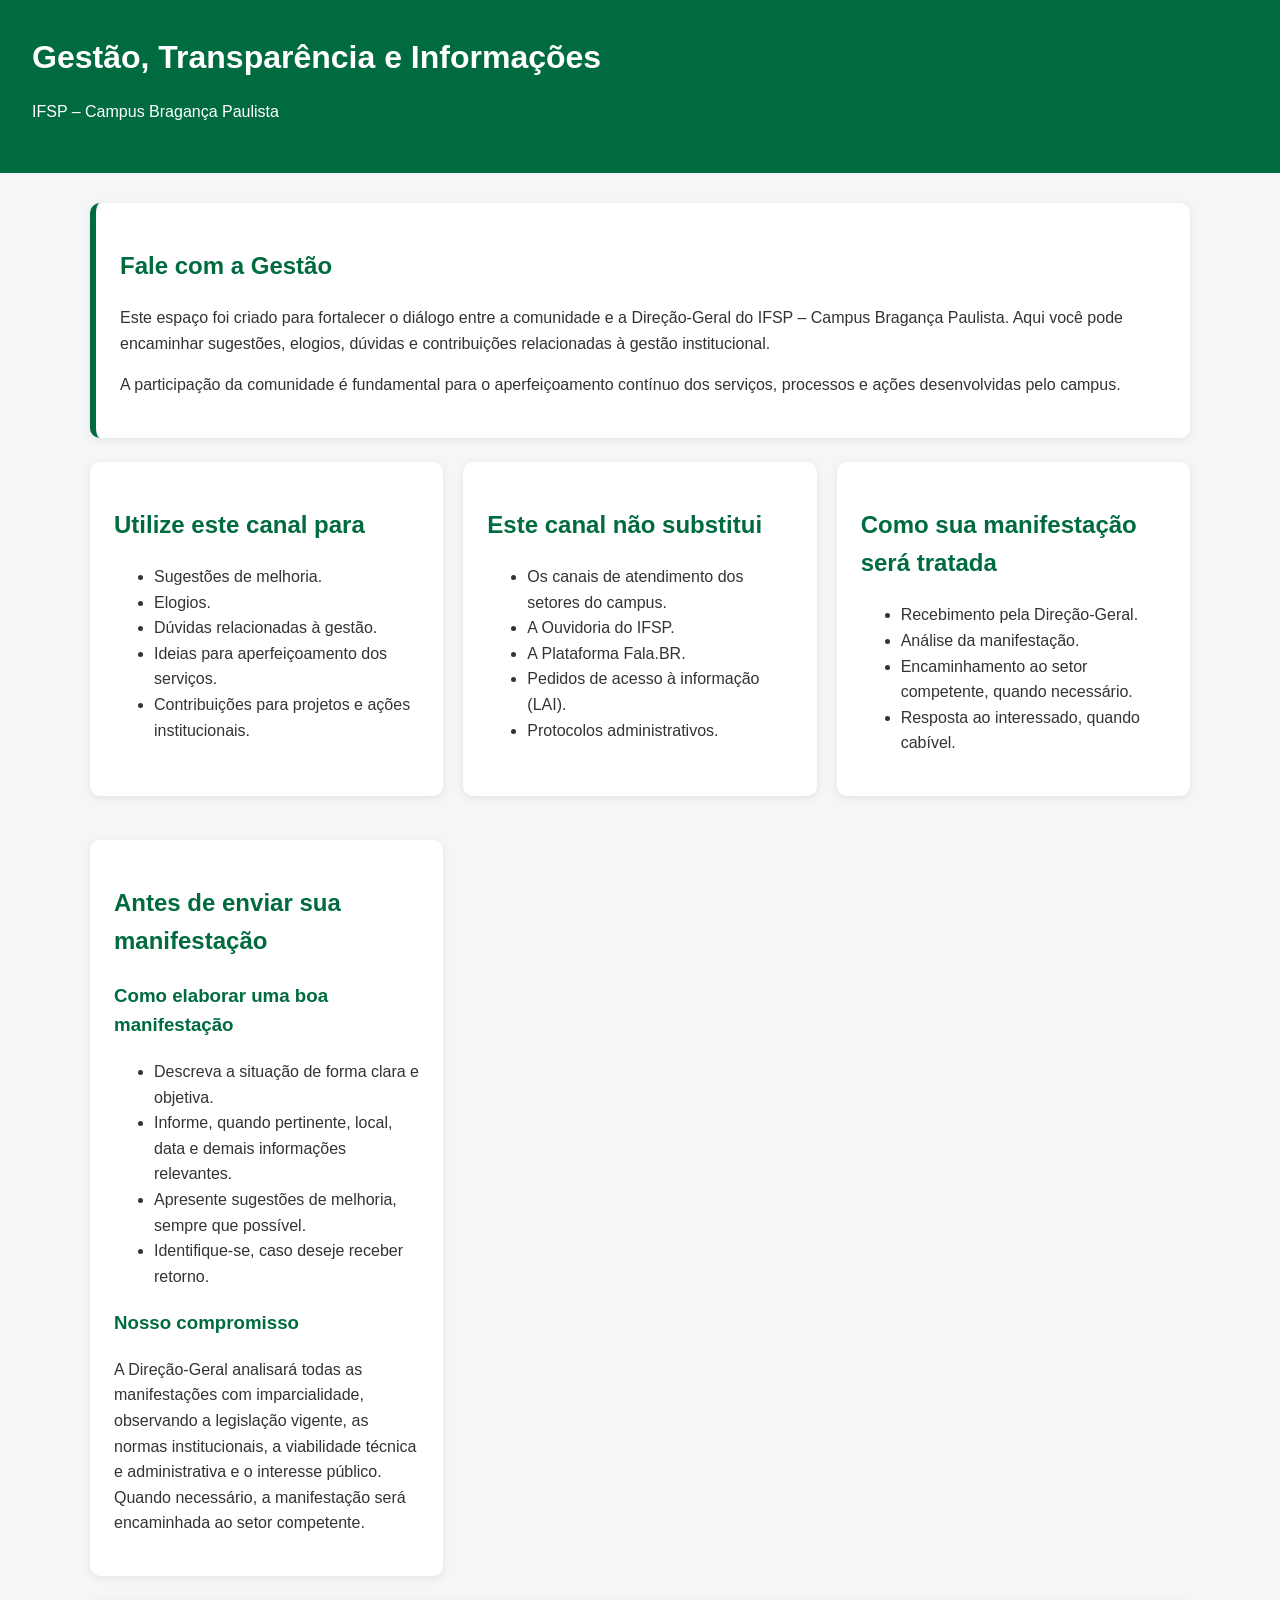
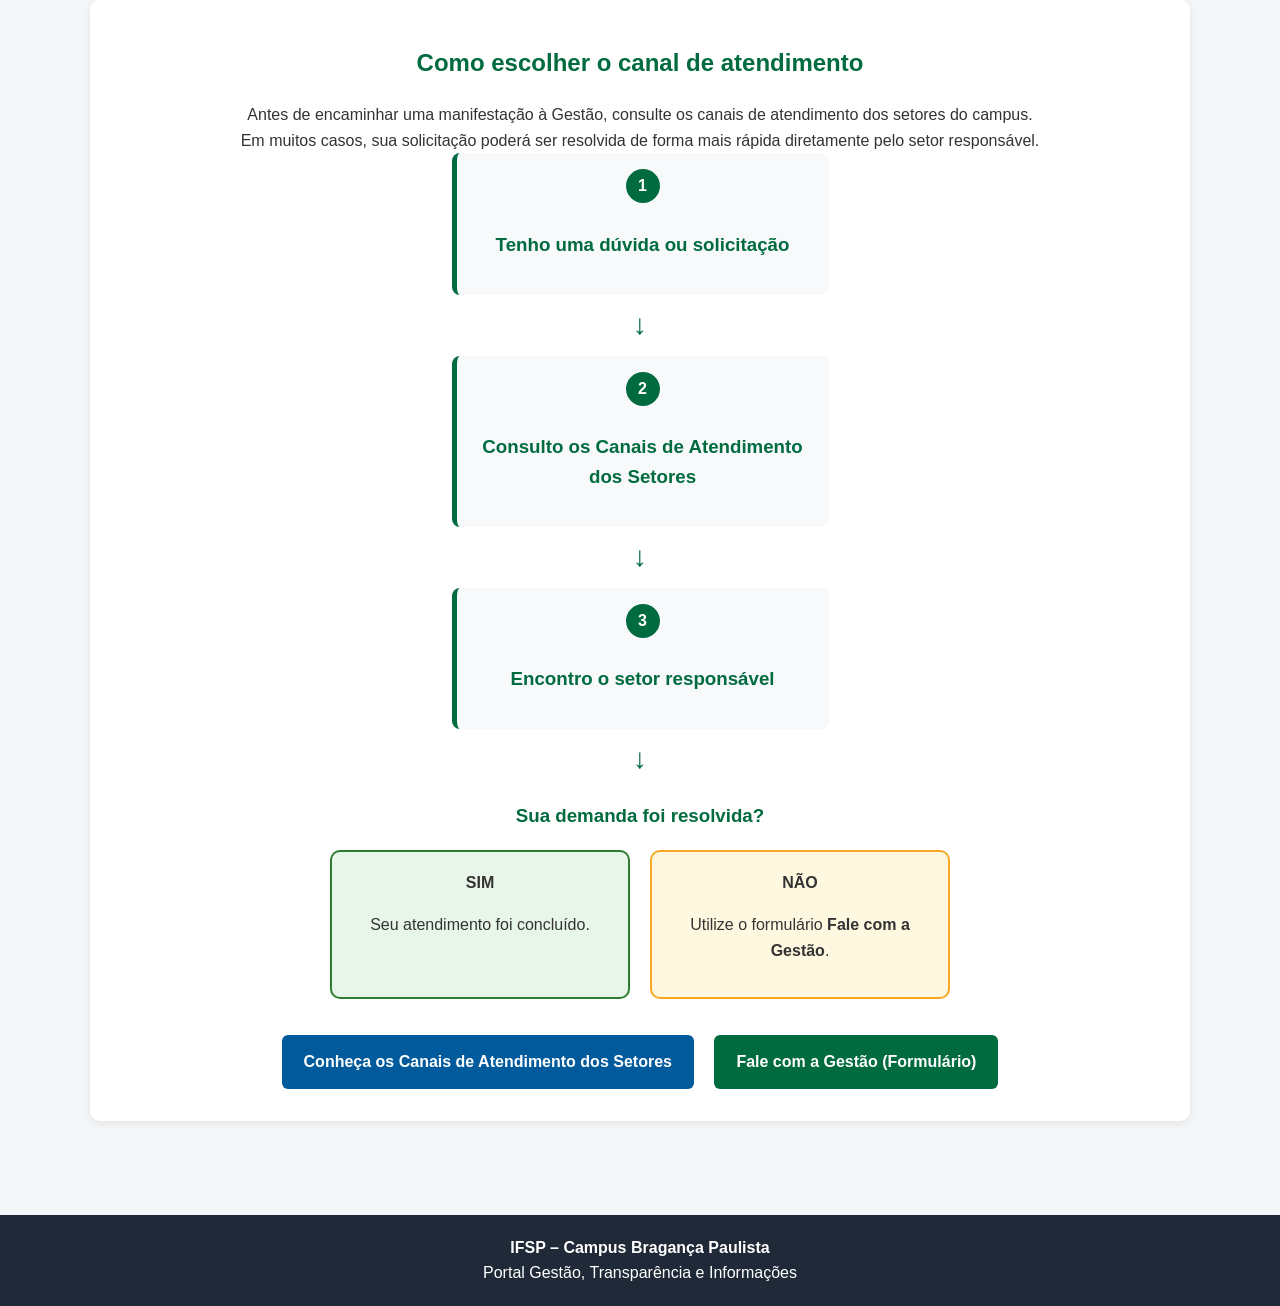
<file: fale-com-a-gestao_consolidado.html>
<!DOCTYPE html>
<html lang="pt-BR">
<head>
<meta charset="UTF-8">
<meta name="viewport" content="width=device-width, initial-scale=1.0">
<title>Fale com a Gestão | IFSP – Campus Bragança Paulista</title>
<style>
body{margin:0;font-family:Arial,Helvetica,sans-serif;background:#f4f6f8;color:#333;line-height:1.6}
header{background:#006b3f;color:#fff;padding:32px}
header h1{margin:0}
.container{max-width:1100px;margin:auto;padding:30px 20px}
.hero,.card,.box,.flow-section{background:#fff;border-radius:10px;box-shadow:0 2px 8px rgba(0,0,0,.08);padding:24px;margin-bottom:24px}
.hero{border-left:6px solid #006b3f}
.grid{display:grid;grid-template-columns:repeat(auto-fit,minmax(300px,1fr));gap:20px}
h2,h3{color:#006b3f}
.flow{text-align:center}
.step{width:min(340px,100%);margin:0 auto;background:#f7f9fb;border-left:5px solid #006b3f;border-radius:8px;padding:16px}
.step span{display:inline-block;width:34px;height:34px;line-height:34px;border-radius:50%;background:#006b3f;color:#fff;font-weight:bold;margin-bottom:8px}
.arrow{font-size:28px;color:#006b3f;margin:8px 0}
.decision{display:flex;gap:20px;justify-content:center;flex-wrap:wrap;margin-top:20px}
.option{width:260px;padding:18px;border-radius:10px}
.success{background:#e8f5e9;border:2px solid #2e7d32}
.info{background:#fff8e1;border:2px solid #f9a825}
.buttons{text-align:center;margin-top:28px}
.btn{display:inline-block;padding:14px 22px;margin:8px;border-radius:6px;text-decoration:none;font-weight:bold}
.secondary{background:#005a9c;color:#fff}
.primary{background:#006b3f;color:#fff}
footer{background:#1f2937;color:#fff;text-align:center;padding:20px;margin-top:40px}
</style>
</head>
<body>

<header>
<h1>Gestão, Transparência e Informações</h1>
<p>IFSP – Campus Bragança Paulista</p>
</header>

<div class="container">

<section class="hero">
<h2>Fale com a Gestão</h2>
<p>Este espaço foi criado para fortalecer o diálogo entre a comunidade e a Direção-Geral do IFSP – Campus Bragança Paulista. Aqui você pode encaminhar sugestões, elogios, dúvidas e contribuições relacionadas à gestão institucional.</p>
<p>A participação da comunidade é fundamental para o aperfeiçoamento contínuo dos serviços, processos e ações desenvolvidas pelo campus.</p>
</section>

<div class="grid">

<div class="card">
<h2>Utilize este canal para</h2>
<ul>
<li>Sugestões de melhoria.</li>
<li>Elogios.</li>
<li>Dúvidas relacionadas à gestão.</li>
<li>Ideias para aperfeiçoamento dos serviços.</li>
<li>Contribuições para projetos e ações institucionais.</li>
</ul>
</div>

<div class="card">
<h2>Este canal não substitui</h2>
<ul>
<li>Os canais de atendimento dos setores do campus.</li>
<li>A Ouvidoria do IFSP.</li>
<li>A Plataforma Fala.BR.</li>
<li>Pedidos de acesso à informação (LAI).</li>
<li>Protocolos administrativos.</li>
</ul>
</div>

<div class="card">
<h2>Como sua manifestação será tratada</h2>
<ul>
<li>Recebimento pela Direção-Geral.</li>
<li>Análise da manifestação.</li>
<li>Encaminhamento ao setor competente, quando necessário.</li>
<li>Resposta ao interessado, quando cabível.</li>
</ul>
</div>

<div class="card">
<h2>Antes de enviar sua manifestação</h2>

<h3>Como elaborar uma boa manifestação</h3>
<ul>
<li>Descreva a situação de forma clara e objetiva.</li>
<li>Informe, quando pertinente, local, data e demais informações relevantes.</li>
<li>Apresente sugestões de melhoria, sempre que possível.</li>
<li>Identifique-se, caso deseje receber retorno.</li>
</ul>

<h3>Nosso compromisso</h3>
<p>A Direção-Geral analisará todas as manifestações com imparcialidade, observando a legislação vigente, as normas institucionais, a viabilidade técnica e administrativa e o interesse público. Quando necessário, a manifestação será encaminhada ao setor competente.</p>

</div>

</div>

<section class="flow-section">
<h2 style="text-align:center">Como escolher o canal de atendimento</h2>
<p style="text-align:center;max-width:800px;margin:auto">
Antes de encaminhar uma manifestação à Gestão, consulte os canais de atendimento dos setores do campus. Em muitos casos, sua solicitação poderá ser resolvida de forma mais rápida diretamente pelo setor responsável.
</p>

<div class="flow">

<div class="step">
<span>1</span>
<h3>Tenho uma dúvida ou solicitação</h3>
</div>

<div class="arrow">↓</div>

<div class="step">
<span>2</span>
<h3>Consulto os Canais de Atendimento dos Setores</h3>
</div>

<div class="arrow">↓</div>

<div class="step">
<span>3</span>
<h3>Encontro o setor responsável</h3>
</div>

<div class="arrow">↓</div>

<h3>Sua demanda foi resolvida?</h3>

<div class="decision">

<div class="option success">
<strong>SIM</strong>
<p>Seu atendimento foi concluído.</p>
</div>

<div class="option info">
<strong>NÃO</strong>
<p>Utilize o formulário <strong>Fale com a Gestão</strong>.</p>
</div>

</div>

</div>

<div class="buttons">
<a class="btn secondary" href="canais-de-atendimento.html">Conheça os Canais de Atendimento dos Setores</a>
<a class="btn primary" href="#">Fale com a Gestão (Formulário)</a>
</div>

</section>

</div>

<footer>
<strong>IFSP – Campus Bragança Paulista</strong><br>
Portal Gestão, Transparência e Informações
</footer>

</body>
</html>
</file>
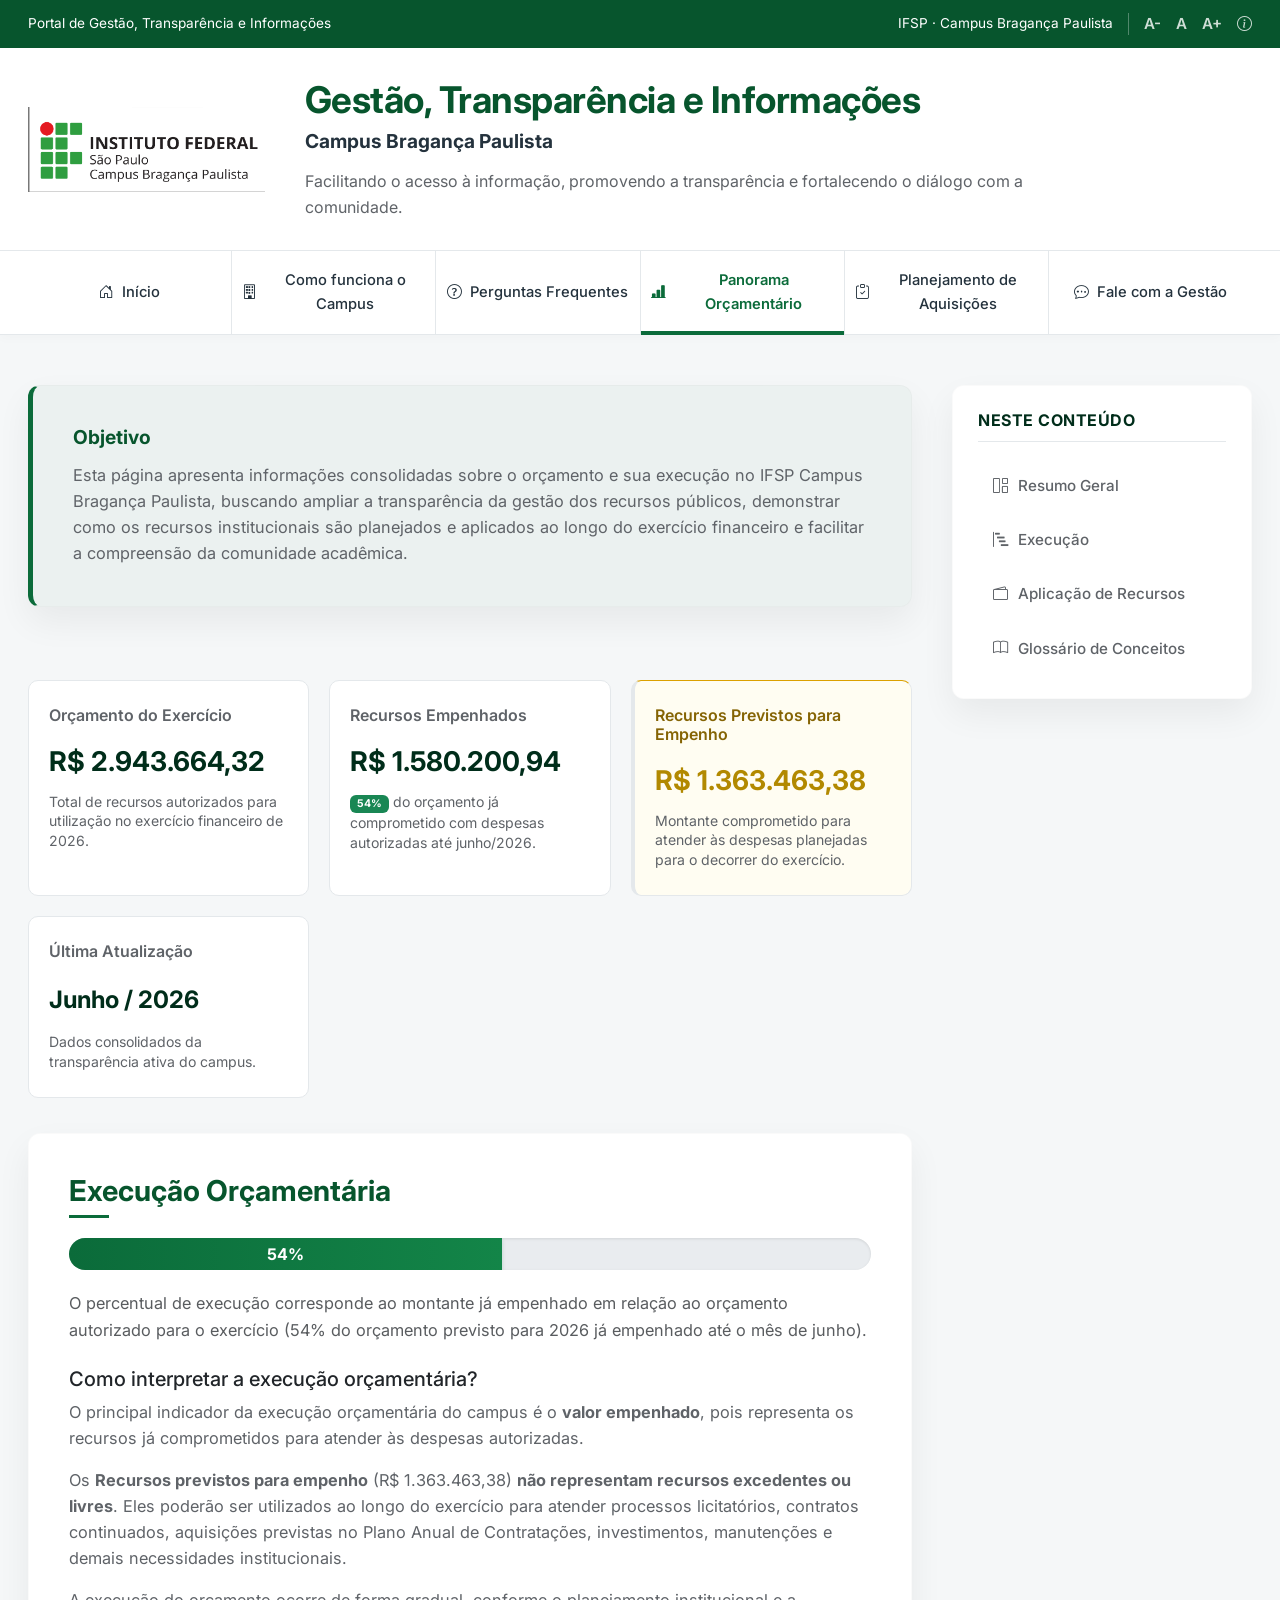
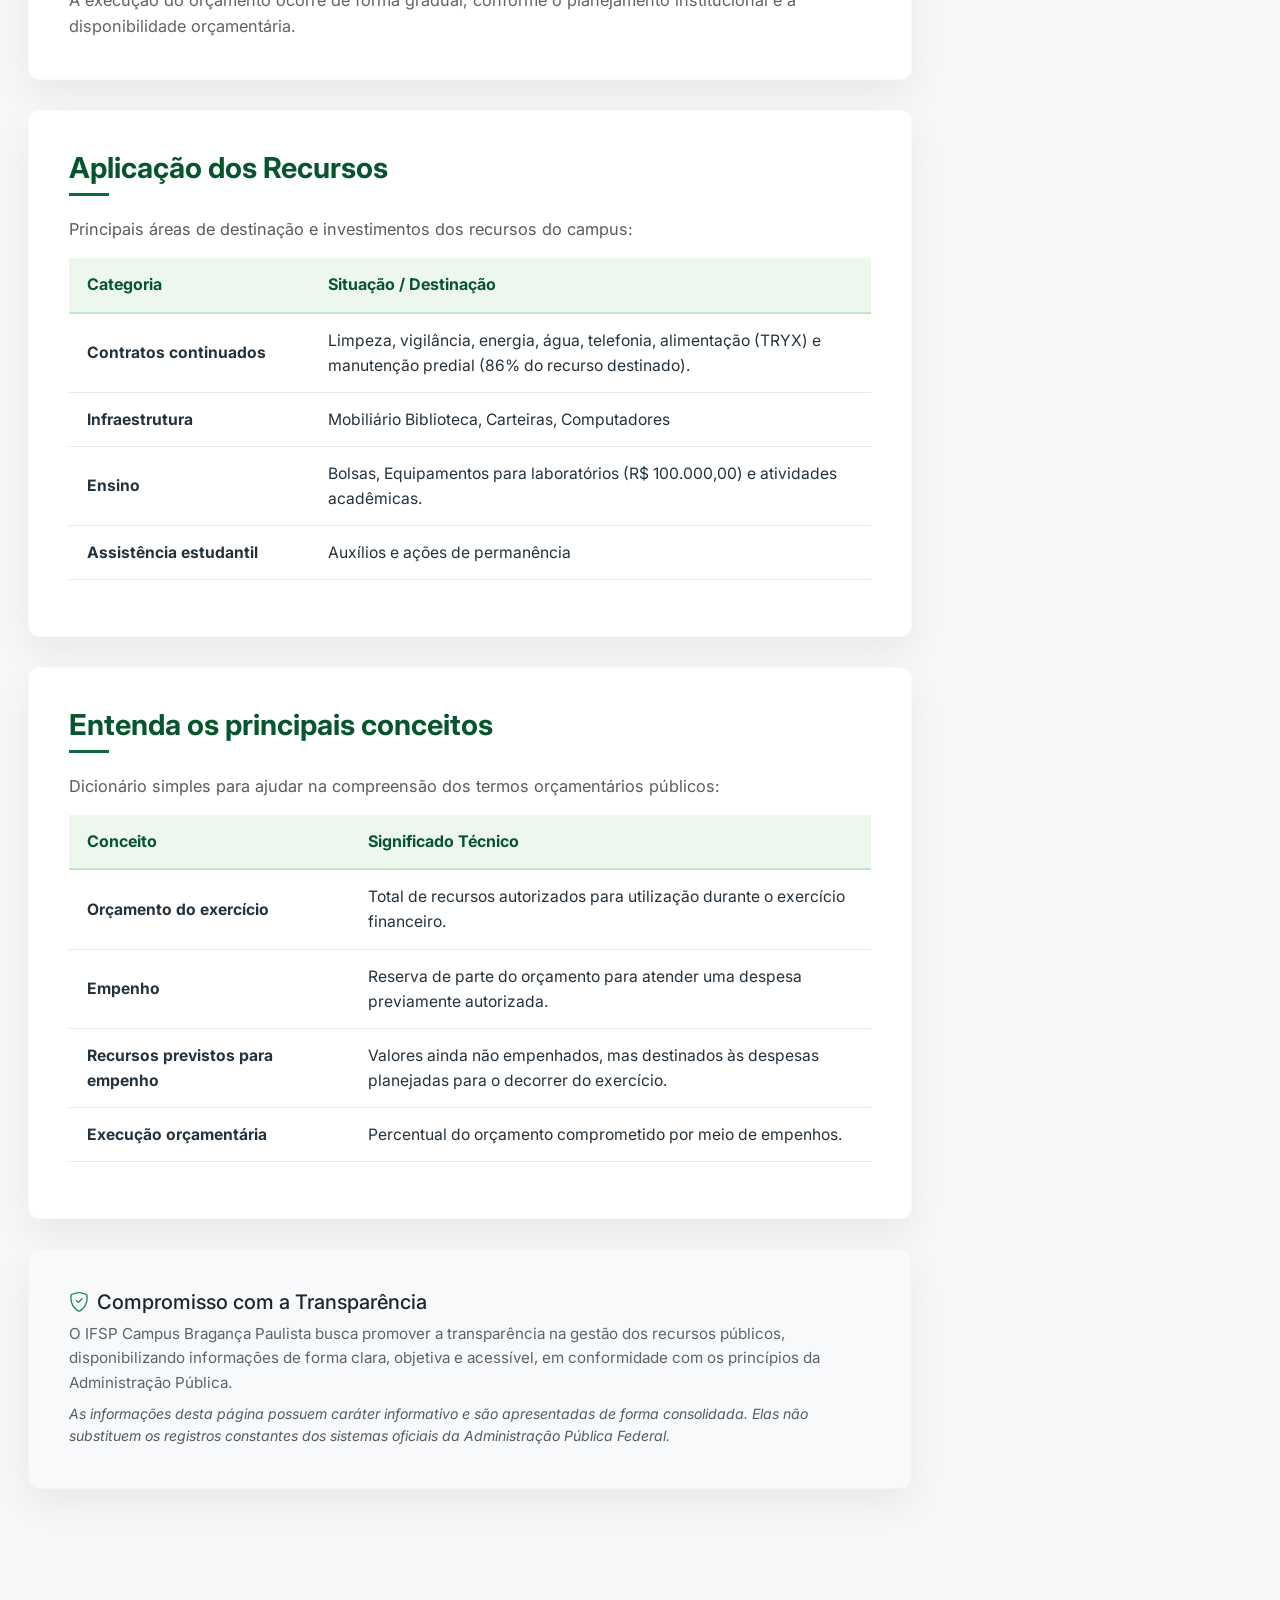
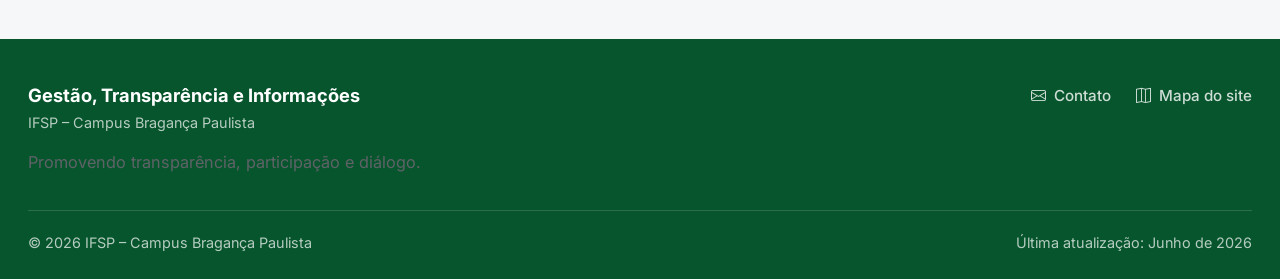
<file: panorama-orcamentario.html>
<!DOCTYPE html>
<html lang="pt-BR">

<head>
    <meta charset="UTF-8">
    <meta name="viewport" content="width=device-width, initial-scale=1.0">
    <title>Transparência Orçamentária | IFSP Campus Bragança Paulista</title>
    <meta name="description"
        content="Portal de Gestão, Transparência e Informações do Instituto Federal de São Paulo - Campus Bragança Paulista.">
    <link rel="icon" href="img/logo-ifsp.png">

    <!-- Bootstrap 5.3.3 -->
    <link href="https://cdn.jsdelivr.net/npm/bootstrap@5.3.3/dist/css/bootstrap.min.css" rel="stylesheet">
    <!-- Bootstrap Icons -->
    <link href="https://cdn.jsdelivr.net/npm/bootstrap-icons@1.13.1/font/bootstrap-icons.min.css" rel="stylesheet">

    <!-- Fonte Inter -->
    <link rel="preconnect" href="https://fonts.googleapis.com">
    <link rel="preconnect" href="https://fonts.gstatic.com" crossorigin>
    <link href="https://fonts.googleapis.com/css2?family=Inter:wght@300;400;500;600;700&display=swap"
        rel="stylesheet">

    <style>
        /* ===========================
           VARIÁVEIS DE IDENTIDADE
        =========================== */
        :root {
            --verde: #0b6b3a;
            --verde-escuro: #07552d;
            --verde-claro: #138548;
            --preto-footer: #002d1a;
            --cinza: #f5f7f8;
            --cinza-claro: #fafafa;
            --cinza-texto: #5f6368;
            --texto: #24323d;
            --branco: #ffffff;
            --borda: #e4e8eb;
            --sombra-card: 0 15px 35px rgba(0,0,0,.06);
            --transicao: .30s ease;
        }

        /* ===========================
           RESET E ESTRUTURA
        =========================== */
        * { margin: 0; padding: 0; box-sizing: border-box; }
        html { scroll-behavior: smooth; }
        body { font-family: 'Inter', sans-serif; background: var(--cinza); color: var(--texto); line-height: 1.6; overflow-x: hidden; }
        a { text-decoration: none; transition: var(--transicao); }
        img { max-width: 100%; display: block; }
        .container { max-width: 1360px; margin: auto; padding-left: 28px; padding-right: 28px; }
        
        /* Layout de duas colunas (Conteúdo + Âncoras Laterais) */
        .conteudo-grid { display: grid; grid-template-columns: 1fr 300px; gap: 40px; padding: 50px 0 80px; }

        /* ===========================
           TÍTULOS E TEXTOS
        =========================== */
        h1, h2, h3 { color: var(--preto-footer); font-weight: 700; line-height: 1.2; }
        h1 { font-size: 2.3rem; color: var(--verde-escuro); letter-spacing: -0.5px; }
        h2 { font-size: 1.8rem; margin-bottom: 20px; color: var(--verde-escuro); position: relative; padding-bottom: 10px; }
        h2::after { content: ""; position: absolute; left: 0; bottom: 0; width: 40px; height: 3px; background: var(--verde); }
        h3 { font-size: 1.20rem; }
        p { color: var(--cinza-texto); font-size: 1.02rem; }

        /* ===========================
           BARRA SUPERIOR (Institucional)
        =========================== */
        .barra-institucional { background: var(--verde-escuro); color: white; font-size: 0.85rem; padding: 12px 0; }
        .barra-institucional .container { display: flex; justify-content: space-between; align-items: center; }
        .barra-links-direita { display: flex; align-items: center; gap: 15px; }
        .barra-links-direita span { border-right: 1px solid rgba(255,255,255,0.3); padding-right: 15px; }
        .barra-links-direita a { color: white; opacity: 0.8; font-size: 0.95rem; font-weight: 600; }
        .barra-links-direita a:hover { opacity: 1; }

        /* ===========================
           CABEÇALHO (Header)
        =========================== */
        .cabecalho { background: #fff; padding: 30px 0; }
        .cabecalho .container { display: flex; align-items: center; gap: 40px; }
        .logo-area { display: flex; align-items: center; }
        .logo-area img { height: 85px; width: auto; object-fit: contain; }
        .cabecalho-conteudo { flex: 1; }
        .cabecalho-conteudo h1 { margin-bottom: 4px; }
        .cabecalho-conteudo .subtitle { margin-bottom: 12px; font-weight: 700; font-size: 1.2rem; color: var(--texto); }
        .cabecalho-conteudo .description { font-size: 1rem; color: var(--cinza-texto); margin-bottom: 0; max-width: 85%; }

        /* ===========================
           MENU PRINCIPAL (Panorama Ativo)
        =========================== */
        .menu-principal { background: #ffffff; border-top: 1px solid var(--borda); border-bottom: 1px solid var(--borda); box-shadow: 0 4px 10px rgba(0,0,0,0.02); }
        .menu-principal ul { display: flex; list-style: none; margin: 0; padding: 0; width: 100%; }
        .menu-principal li { flex: 1; text-align: center; border-right: 1px solid var(--borda); }
        .menu-principal li:last-child { border-right: none; }
        .menu-principal a { color: var(--texto); font-weight: 500; font-size: 0.92rem; display: flex; align-items: center; justify-content: center; gap: 8px; padding: 18px 10px; position: relative; height: 100%; }
        .menu-principal a:hover, .menu-principal a.ativo { color: var(--verde); font-weight: 600; }
        .menu-principal a.ativo::after { content: ""; position: absolute; left: 0; bottom: -1px; width: 100%; height: 4px; background: var(--verde); }

        /* ===========================
           SEÇÕES DE CONTEÚDO
        =========================== */
        .bloco-conteudo { background: var(--branco); border-radius: 12px; padding: 40px; box-shadow: var(--sombra-card); margin-bottom: 30px; border: 1px solid rgba(0,0,0,0.02); }
        
        /* Bloco de Objetivo com Destaque Lateral Verde */
        .objetivo-box { border-left: 5px solid var(--verde); background: rgba(11, 107, 58, 0.04); }
        .objetivo-box h3 { color: var(--verde-escuro); margin-bottom: 12px; font-weight: 700; }

        /* Grid de Cards Financeiros */
        .dashboard-grid { display: grid; grid-template-columns: repeat(auto-fit, minmax(220px, 1fr)); gap: 20px; margin: 35px 0; }
        .card-financeiro { background: var(--branco); border: 1px solid var(--borda); border-radius: 10px; padding: 25px 20px; transition: var(--transicao); }
        .card-financeiro:hover { transform: translateY(-2px); box-shadow: var(--sombra-card); }
        .card-financeiro h3 { font-size: 1rem; color: var(--cinza-texto); font-weight: 600; margin-bottom: 15px; }
        .card-financeiro .valor { font-size: 1.7rem; font-weight: 700; color: var(--preto-footer); margin-bottom: 8px; }
        .card-financeiro .descricao-pequena { font-size: 0.88rem; color: var(--cinza-texto); line-height: 1.4; }
        
        /* Card Destaque (Amarelo/Alerta) */
        .card-financeiro.destaque { background: #fffdf2; border-left: 4px solid #dca100; border-color: #dca100 var(--borda) var(--borda) var(--borda); }
        .card-financeiro.destaque h3 { color: #856404; }
        .card-financeiro.destaque .valor { color: #b28900; }

        /* Barra de Progresso Personalizada */
        .barra-execucao-container { background: #e9ecef; height: 32px; border-radius: 50px; overflow: hidden; margin: 20px 0; box-shadow: inset 0 1px 3px rgba(0,0,0,0.1); }
        .barra-execucao-preenchimento { width: 54%; height: 100%; background: linear-gradient(90deg, var(--verde), var(--verde-claro)); color: #fff; text-align: center; line-height: 32px; font-weight: 700; font-size: 1rem; box-shadow: 0 2px 4px rgba(11,107,58,0.2); }

        /* Tabelas Personalizadas */
        .tabela-customizada { width: 100%; margin-top: 15px; }
        .tabela-customizada th { background-color: #edf7ed; color: var(--verde-escuro); font-weight: 700; border-bottom: 2px solid #c3e6cb; padding: 14px 18px; }
        .tabela-customizada td { padding: 14px 18px; border-bottom: 1px solid var(--borda); color: var(--texto); font-size: 0.98rem; }
        .tabela-customizada tr:hover td { background-color: rgba(11, 107, 58, 0.01); }

        /* ===========================
           MENU LATERAL (Âncoras Fixas)
        =========================== */
        .menu-lateral-container { position: sticky; top: 30px; height: fit-content; }
        .menu-lateral { background: var(--branco); border-radius: 12px; padding: 25px; box-shadow: var(--sombra-card); border: 1px solid rgba(0,0,0,0.02); }
        .menu-lateral h4 { font-size: 1rem; font-weight: 700; color: var(--preto-footer); text-transform: uppercase; letter-spacing: 0.5px; margin-bottom: 20px; padding-bottom: 10px; border-bottom: 1px solid var(--borda); }
        .menu-lateral ul { list-style: none; padding: 0; margin: 0; display: flex; flex-direction: column; gap: 6px; }
        .menu-lateral a { display: flex; align-items: center; gap: 10px; padding: 12px 15px; border-radius: 6px; color: var(--cinza-texto); font-weight: 500; font-size: 0.95rem; }
        .menu-lateral a:hover { background: #edf7ed; color: var(--verde); font-weight: 600; }

        /* ===========================
           RODAPÉ (Footer)
        =========================== */
        .rodape { background: var(--verde-escuro); color: white; padding: 45px 0 25px; font-size: 0.95rem; margin-top: 40px; }
        .rodape a { color: rgba(255,255,255,0.8); text-decoration: none; }
        .rodape a:hover { color: white; text-decoration: underline; }
        .rodape h4 { color: white; font-weight: 700; font-size: 1.15rem; margin-bottom: 5px; }
        .rodape .subtitulo-footer { color: rgba(255,255,255,0.7); margin-bottom: 15px; font-size: 0.9rem; }
        .rodape-superior { display: flex; justify-content: space-between; align-items: flex-start; flex-wrap: wrap; gap: 20px; margin-bottom: 35px; }
        .links-footer-direita { display: flex; align-items: center; gap: 25px; font-weight: 500; }
        .links-footer-direita a { display: flex; align-items: center; gap: 8px; }
        .rodape-inferior { border-top: 1px solid rgba(255,255,255,0.15); padding-top: 20px; display: flex; justify-content: space-between; color: rgba(255,255,255,0.7); font-size: 0.9rem; }

        /* Responsive Layout */
        @media(max-width: 992px) {
            .conteudo-grid { grid-template-columns: 1fr; padding-top: 30px; }
            .menu-lateral-container { display: none; }
        }
        @media(max-width: 768px) {
            .menu-principal ul { flex-direction: column; }
            .menu-principal li { border-right: none; border-bottom: 1px solid var(--borda); }
            .menu-principal a.ativo::after { height: 0; }
            .menu-principal a.ativo { border-left: 4px solid var(--verde); background: #fafafa; }
            .cabecalho .container { flex-direction: column; text-align: center; gap: 20px; }
            .cabecalho-conteudo .description { max-width: 100%; }
        }
    </style>
</head>

<body>

    <!-- Barra institucional -->
    <div class="barra-institucional">
        <div class="container">
            <span>Portal de Gestão, Transparência e Informações</span>
            <div class="barra-links-direita">
                <span>IFSP · Campus Bragança Paulista</span>
                <a href="#">A-</a>
                <a href="#">A</a>
                <a href="#">A+</a>
                <a href="#" title="Ajuda"><i class="bi bi-info-circle"></i></a>
            </div>
        </div>
    </div>

    <!-- Cabeçalho -->
    <header class="cabecalho">
        <div class="container">
            <div class="logo-area">
                <img src="img/logo-ifsp.png" alt="IFSP Logo">
            </div>
            <div class="cabecalho-conteudo">
                <h1>Gestão, Transparência e Informações</h1>
                <p class="subtitle">Campus Bragança Paulista</p>
                <p class="description">
                    Facilitando o acesso à informação, promovendo a transparência e fortalecendo o diálogo com a comunidade.
                </p>
            </div>
        </div>
    </header>

    <!-- Navegação Global -->
    <nav class="menu-principal">
        <div class="container">
            <ul>
                <li><a href="index.html"><i class="bi bi-house-door"></i> Início</a></li>
                <li><a href="#"><i class="bi bi-building"></i> Como funciona o Campus</a></li>
                <li><a href="#"><i class="bi bi-question-circle"></i> Perguntas Frequentes</a></li>
                <li><a class="ativo" href="panorama-orcamentario.html"><i class="bi bi-bar-chart-line-fill"></i> Panorama Orçamentário</a></li>
                <li><a href="planejamento-aquisicoes.html"><i class="bi bi-clipboard-check"></i> Planejamento de Aquisições</a></li>
                <li><a href="fale-com-a-gestao.html"><i class="bi bi-chat-dots"></i> Fale com a Gestão</a></li>
            </ul>
        </div>
    </nav>

    <!-- Estrutura Principal da Página -->
    <main class="container">
        <div class="conteudo-grid">
            
            <!-- Coluna da Esquerda: Conteúdo Técnico -->
            <div class="coluna-conteudo">
                
                <!-- Bloco de Objetivo -->
                <div class="bloco-conteudo objetivo-box">
                    <h3>Objetivo</h3>
                    <p class="m-0">
                        Esta página apresenta informações consolidadas sobre o orçamento e sua execução no IFSP Campus Bragança Paulista, buscando ampliar a transparência da gestão dos recursos públicos, demonstrar como os recursos institucionais são planejados e aplicados ao longo do exercício financeiro e facilitar a compreensão da comunidade acadêmica.
                    </p>
                </div>

                <!-- Seção Resumo (Indicadores Financeiros) -->
                <section id="resumo" class="pt-2">
                    <div class="dashboard-grid">
                        <div class="card-financeiro">
                            <h3>Orçamento do Exercício</h3>
                            <div class="valor">R$ 2.943.664,32</div>
                            <div class="descricao-pequena">Total de recursos autorizados para utilização no exercício financeiro de 2026.</div>
                        </div>

                        <div class="card-financeiro">
                            <h3>Recursos Empenhados</h3>
                            <div class="valor">R$ 1.580.200,94</div>
                            <div class="descricao-pequena"><span class="badge bg-success">54%</span> do orçamento já comprometido com despesas autorizadas até junho/2026.</div>
                        </div>

                        <div class="card-financeiro destaque">
                            <h3>Recursos Previstos para Empenho</h3>
                            <div class="valor">R$ 1.363.463,38</div>
                            <div class="descricao-pequena">Montante comprometido para atender às despesas planejadas para o decorrer do exercício.</div>
                        </div>

                        <div class="card-financeiro">
                            <h3>Última Atualização</h3>
                            <div class="valor" style="font-size: 1.5rem; padding-top: 5px; margin-bottom: 13px;">Junho / 2026</div>
                            <div class="descricao-pequena">Dados consolidados da transparência ativa do campus.</div>
                        </div>
                    </div>
                </section>

                <!-- Seção Execução Orçamentária -->
                <section id="execucao" class="bloco-conteudo">
                    <h2>Execução Orçamentária</h2>
                    <div class="barra-execucao-container">
                        <div class="barra-execucao-preenchimento">54%</div>
                    </div>
                    <p class="descricao-pequena text-muted mt-2 mb-4">
                        O percentual de execução corresponde ao montante já empenhado em relação ao orçamento autorizado para o exercício (54% do orçamento previsto para 2026 já empenhado até o mês de junho).
                    </p>
                    
                    <h3 class="h5 font-weight-bold text-dark mt-4 mb-2">Como interpretar a execução orçamentária?</h3>
                    <p class="mb-3">
                        O principal indicador da execução orçamentária do campus é o <strong>valor empenhado</strong>, pois representa os recursos já comprometidos para atender às despesas autorizadas.
                    </p>
                    <p class="mb-3">
                        Os <strong>Recursos previstos para empenho</strong> (R$ 1.363.463,38) <strong>não representam recursos excedentes ou livres</strong>. Eles poderão ser utilizados ao longo do exercício para atender processos licitatórios, contratos continuados, aquisições previstas no Plano Anual de Contratações, investimentos, manutenções e demais necessidades institucionais.
                    </p>
                    <p class="m-0">
                        A execução do orçamento ocorre de forma gradual, conforme o planejamento institucional e a disponibilidade orçamentária.
                    </p>
                </section>

                <!-- Seção Aplicação dos Recursos -->
                <section id="aplicacao" class="bloco-conteudo">
                    <h2>Aplicação dos Recursos</h2>
                    <p class="text-muted mb-3">Principais áreas de destinação e investimentos dos recursos do campus:</p>
                    
                    <table class="table tabela-customizada align-middle">
                        <thead>
                            <tr>
                                <th style="width: 30%;">Categoria</th>
                                <th>Situação / Destinação</th>
                            </tr>
                        </thead>
                        <tbody>
                            <tr>
                                <td><strong>Contratos continuados</strong></td>
                                <td>Limpeza, vigilância, energia, água, telefonia, alimentação (TRYX) e manutenção predial (86% do recurso destinado).</td>
                            </tr>
                            <tr>
                                <td><strong>Infraestrutura</strong></td>
                                <td>Mobiliário Biblioteca, Carteiras, Computadores</td>
                            </tr>
                            <tr>
                                <td><strong>Ensino</strong></td>
                                <td>Bolsas, Equipamentos para laboratórios (R$ 100.000,00) e atividades acadêmicas.</td>
                            </tr>
                            <tr>
                                <td><strong>Assistência estudantil</strong></td>
                                <td>Auxílios e ações de permanência</td>
                            </tr>
                        </tbody>
                    </table>
                </section>

                <!-- Seção Conceitos -->
                <section id="conceitos" class="bloco-conteudo">
                    <h2>Entenda os principais conceitos</h2>
                    <p class="text-muted mb-3">Dicionário simples para ajudar na compreensão dos termos orçamentários públicos:</p>
                    
                    <table class="table tabela-customizada align-middle">
                        <thead>
                            <tr>
                                <th style="width: 35%;">Conceito</th>
                                <th>Significado Técnico</th>
                            </tr>
                        </thead>
                        <tbody>
                            <tr>
                                <td><strong>Orçamento do exercício</strong></td>
                                <td>Total de recursos autorizados para utilização durante o exercício financeiro.</td>
                            </tr>
                            <tr>
                                <td><strong>Empenho</strong></td>
                                <td>Reserva de parte do orçamento para atender uma despesa previamente autorizada.</td>
                            </tr>
                            <tr>
                                <td><strong>Recursos previstos para empenho</strong></td>
                                <td>Valores ainda não empenhados, mas destinados às despesas planejadas para o decorrer do exercício.</td>
                            </tr>
                            <tr>
                                <td><strong>Execução orçamentária</strong></td>
                                <td>Percentual do orçamento comprometido por meio de empenhos.</td>
                            </tr>
                        </tbody>
                    </table>
                </section>

                <!-- Bloco de Compromisso Final -->
                <div class="bloco-conteudo bg-light">
                    <h3 class="h5 text-dark mb-2"><i class="bi bi-shield-check text-success me-2"></i>Compromisso com a Transparência</h3>
                    <p class="mb-2" style="font-size: 0.95rem;">
                        O IFSP Campus Bragança Paulista busca promover a transparência na gestão dos recursos públicos, disponibilizando informações de forma clara, objetiva e acessível, em conformidade com os princípios da Administração Pública.
                    </p>
                    <p class="text-muted m-0" style="font-size: 0.88rem; font-style: italic;">
                        As informações desta página possuem caráter informativo e são apresentadas de forma consolidada. Elas não substituem os registros constantes dos sistemas oficiais da Administração Pública Federal.
                    </p>
                </div>

            </div>

            <!-- Coluna da Direita: Menu de Navegação Rápida Interna (Âncoras) -->
            <div class="coluna-menu-lateral">
                <div class="menu-lateral-container">
                    <aside class="menu-lateral">
                        <h4>Neste Conteúdo</h4>
                        <ul>
                            <li><a href="#resumo"><i class="bi bi-grid-1x2"></i> Resumo Geral</a></li>
                            <li><a href="#execucao"><i class="bi bi-bar-chart-steps"></i> Execução</a></li>
                            <li><a href="#aplicacao"><i class="bi bi-wallet2"></i> Aplicação de Recursos</a></li>
                            <li><a href="#conceitos"><i class="bi bi-book"></i> Glossário de Conceitos</a></li>
                        </ul>
                    </aside>
                </div>
            </div>

        </div>
    </main>

    <!-- Rodapé (Footer) -->
    <footer class="rodape">
        <div class="container">
            <div class="rodape-superior">
                <div>
                    <h4>Gestão, Transparência e Informações</h4>
                    <p class="subtitulo-footer">IFSP – Campus Bragança Paulista</p>
                    <p class="m-0">Promovendo transparência, participação e diálogo.</p>
                </div>
                <div class="links-footer-direita">
                    <a href="mailto:contato@exemplo.com"><i class="bi bi-envelope"></i> Contato</a>
                    <a href="#"><i class="bi bi-map"></i> Mapa do site</a>
                </div>
            </div>
            <div class="rodape-inferior">
                <span>&copy; 2026 IFSP – Campus Bragança Paulista</span>
                <span>Última atualização: Junho de 2026</span>
            </div>
        </div>
    </footer>

    <!-- Bootstrap 5 JS Bundle -->
    <script src="https://cdn.jsdelivr.net/npm/bootstrap@5.3.3/dist/js/bootstrap.bundle.min.js"></script>
</body>

</html>
</file>
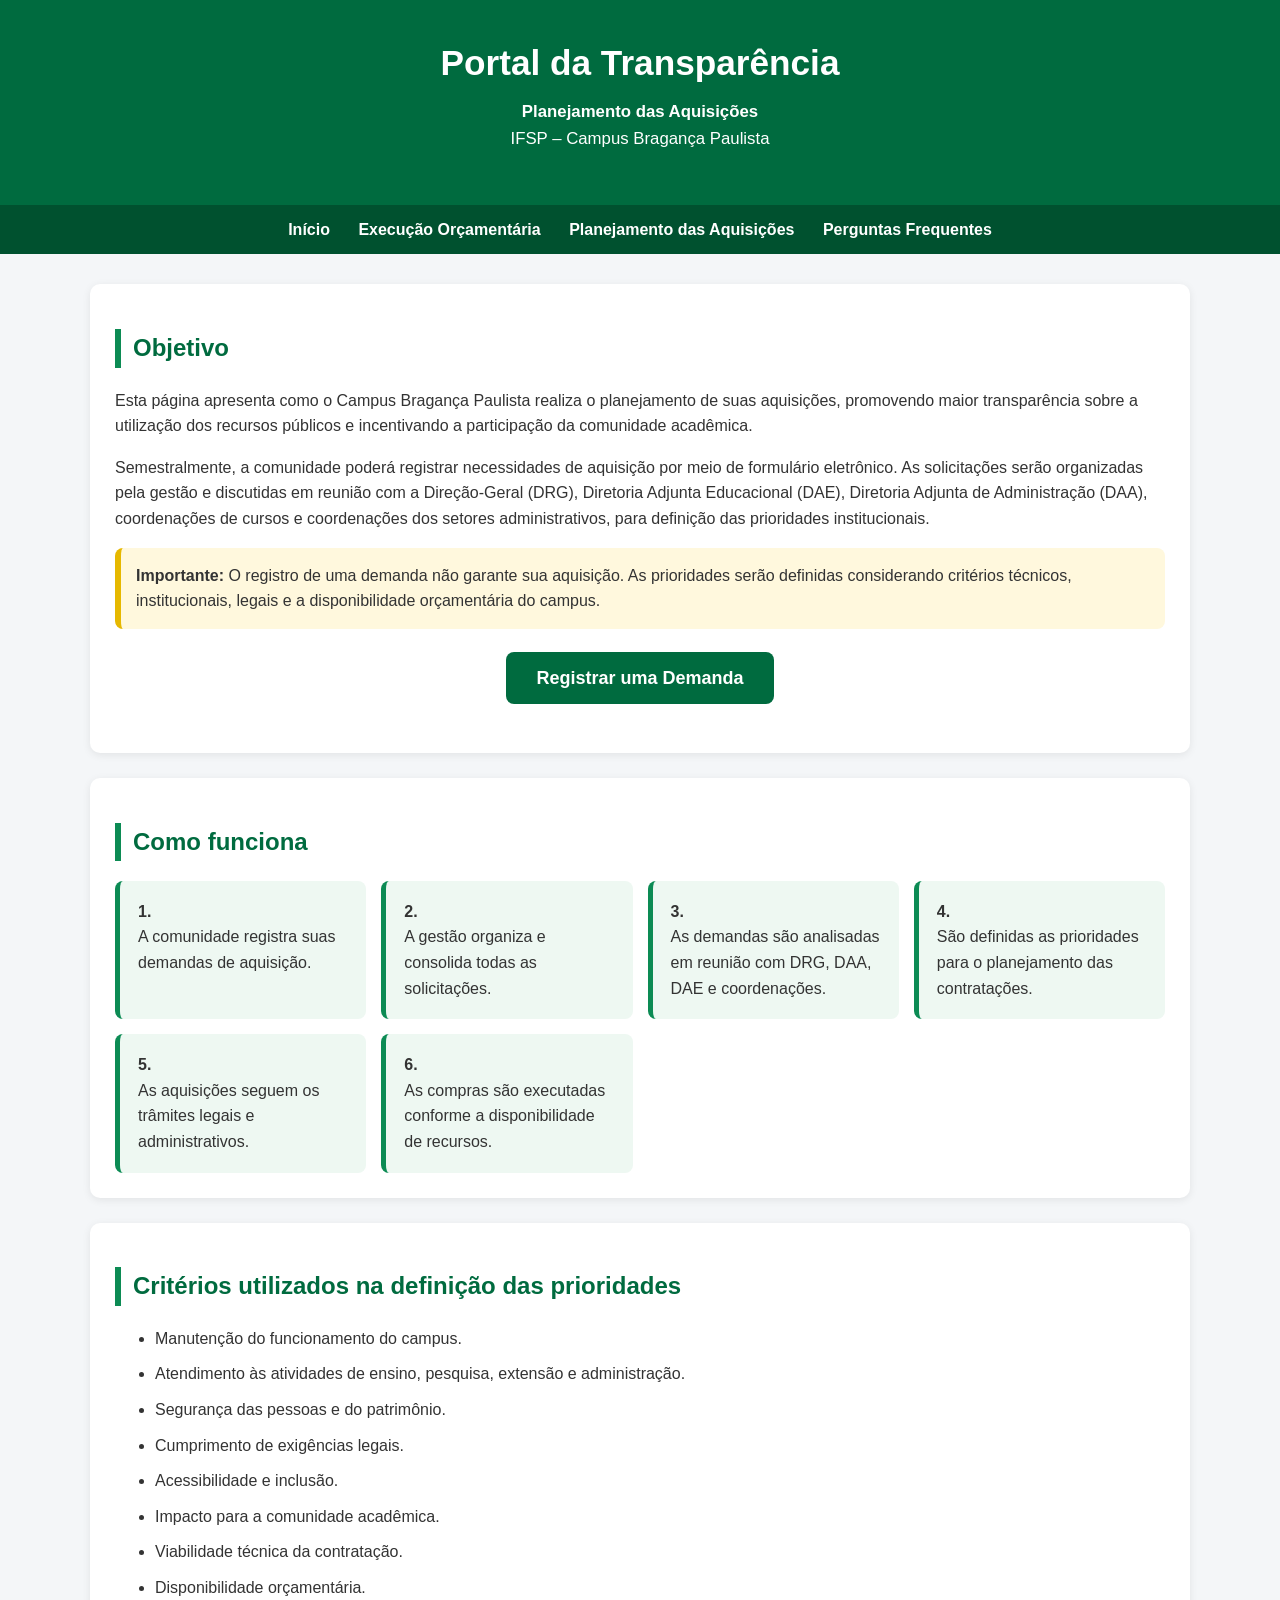
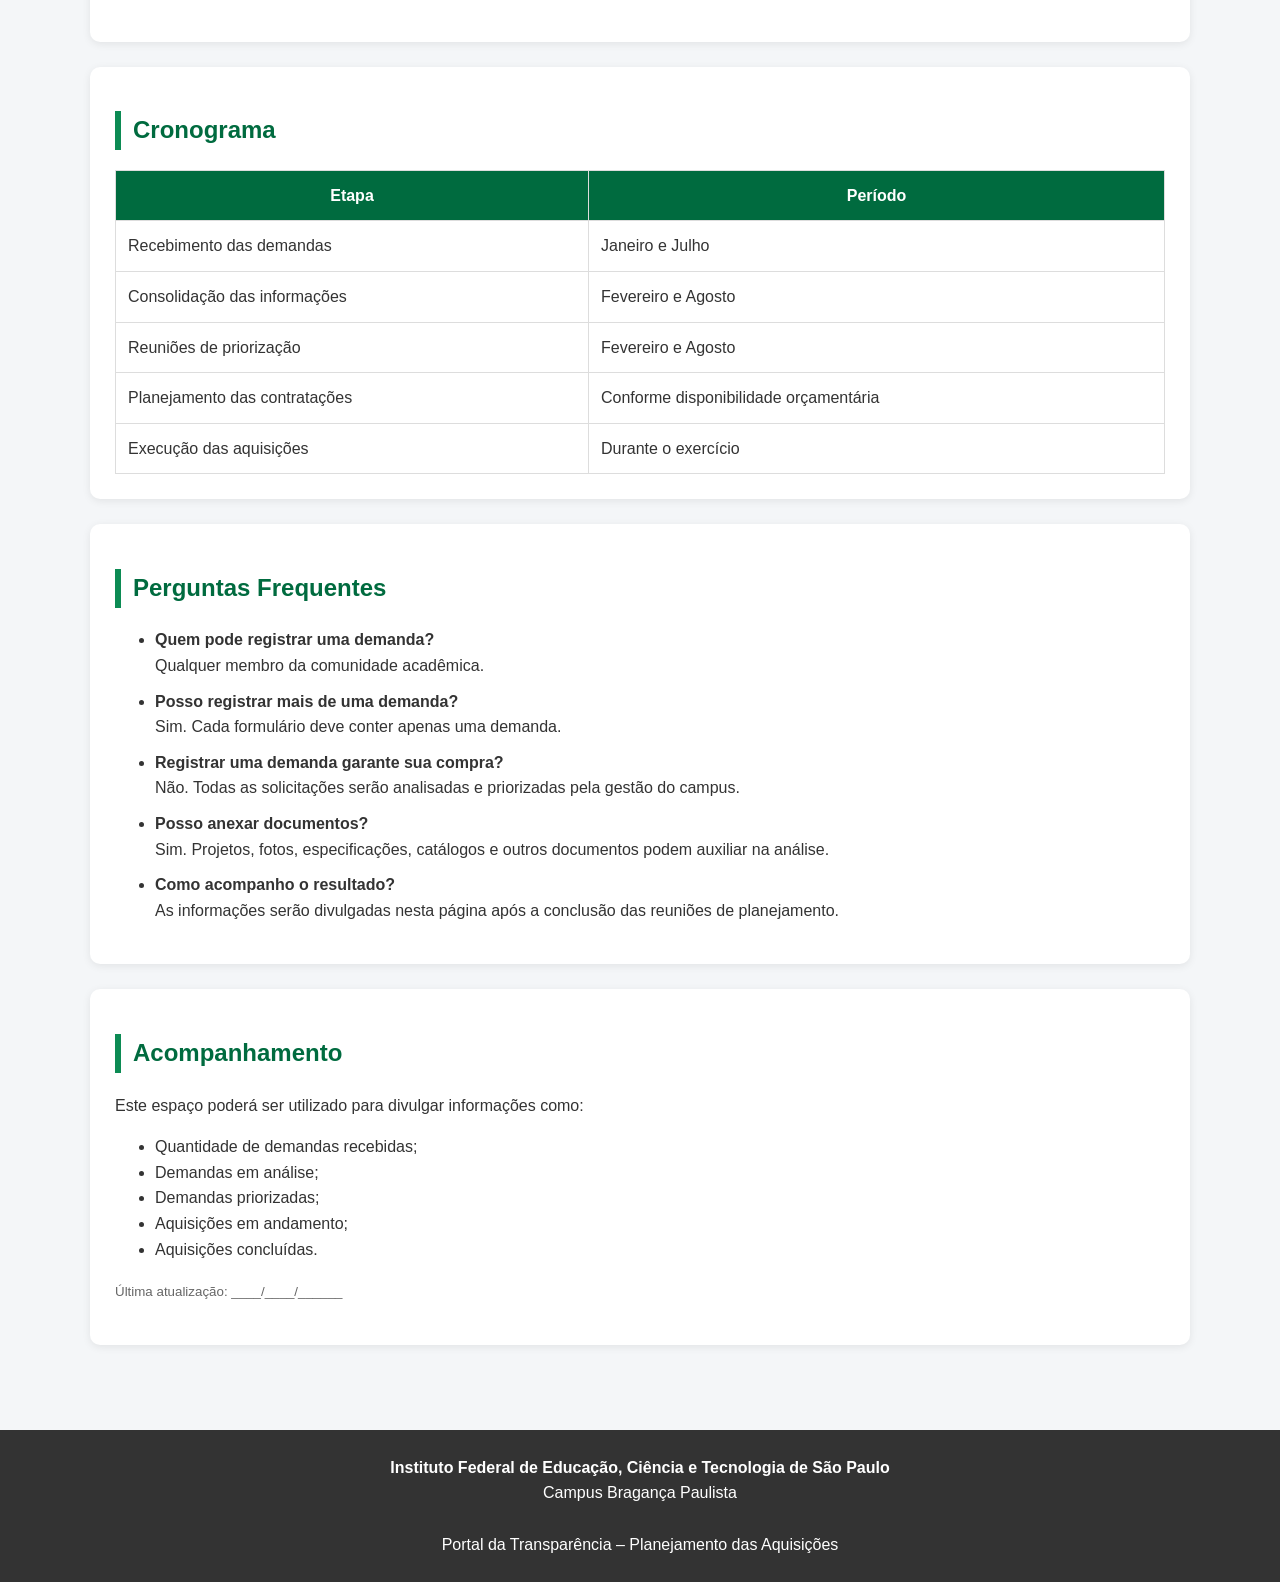
<file: planejamento-aquisicoes.html>
<!DOCTYPE html>
<html lang="pt-BR">
<head>
<meta charset="UTF-8">
<meta name="viewport" content="width=device-width, initial-scale=1.0">
<title>Portal da Transparência - Planejamento das Aquisições</title>
<style>
body{font-family:Arial,Helvetica,sans-serif;margin:0;background:#f4f6f8;color:#333;line-height:1.6}
header{background:#006b3f;color:#fff;padding:35px 20px;text-align:center}
header h1{margin:0;font-size:2.2em}
header p{margin-top:8px;font-size:1.05em}
nav{background:#00512f;padding:12px;text-align:center}
nav a{color:#fff;text-decoration:none;margin:0 12px;font-weight:bold}
.container{max-width:1100px;margin:auto;padding:30px 20px}
.card{background:#fff;border-radius:10px;padding:25px;margin-bottom:25px;
box-shadow:0 2px 8px rgba(0,0,0,.08)}
h2{color:#006b3f;border-left:6px solid #0c8b54;padding-left:12px}
.flow{display:grid;grid-template-columns:repeat(auto-fit,minmax(220px,1fr));gap:15px}
.step{background:#eef8f2;border-left:5px solid #0c8b54;padding:18px;border-radius:8px}
.criteria li,.faq li{margin-bottom:10px}
table{width:100%;border-collapse:collapse}
th,td{padding:12px;border:1px solid #ddd}
th{background:#006b3f;color:#fff}
.button{text-align:center;margin:35px 0}
.button a{background:#006b3f;color:#fff;text-decoration:none;
padding:16px 30px;border-radius:8px;font-size:18px;font-weight:bold}
.notice{background:#fff8dd;border-left:6px solid #e6b800;padding:15px;border-radius:8px}
footer{background:#333;color:#fff;text-align:center;padding:25px;margin-top:30px}
small{color:#666}
</style>
</head>
<body>

<header>
<h1>Portal da Transparência</h1>
<p><strong>Planejamento das Aquisições</strong><br>
IFSP – Campus Bragança Paulista</p>
</header>

<nav>
<a href="#">Início</a>
<a href="#">Execução Orçamentária</a>
<a href="#">Planejamento das Aquisições</a>
<a href="#">Perguntas Frequentes</a>
</nav>

<div class="container">

<div class="card">
<h2>Objetivo</h2>

<p>Esta página apresenta como o Campus Bragança Paulista realiza o planejamento de suas aquisições, promovendo maior transparência sobre a utilização dos recursos públicos e incentivando a participação da comunidade acadêmica.</p>

<p>Semestralmente, a comunidade poderá registrar necessidades de aquisição por meio de formulário eletrônico. As solicitações serão organizadas pela gestão e discutidas em reunião com a Direção-Geral (DRG), Diretoria Adjunta Educacional (DAE), Diretoria Adjunta de Administração (DAA), coordenações de cursos e coordenações dos setores administrativos, para definição das prioridades institucionais.</p>

<div class="notice">
<strong>Importante:</strong> O registro de uma demanda não garante sua aquisição. As prioridades serão definidas considerando critérios técnicos, institucionais, legais e a disponibilidade orçamentária do campus.
</div>

<div class="button">
<a href="https://docs.google.com/forms/d/e/1FAIpQLScjdxGAbt6Kf0ozJlCg_bYdBat_R6ckYl0CEASluUocPZgTKA/viewform?usp=header" target="_blank">
Registrar uma Demanda
</a>
</div>

</div>

<div class="card">
<h2>Como funciona</h2>

<div class="flow">

<div class="step">
<strong>1.</strong><br>
A comunidade registra suas demandas de aquisição.
</div>

<div class="step">
<strong>2.</strong><br>
A gestão organiza e consolida todas as solicitações.
</div>

<div class="step">
<strong>3.</strong><br>
As demandas são analisadas em reunião com DRG, DAA, DAE e coordenações.
</div>

<div class="step">
<strong>4.</strong><br>
São definidas as prioridades para o planejamento das contratações.
</div>

<div class="step">
<strong>5.</strong><br>
As aquisições seguem os trâmites legais e administrativos.
</div>

<div class="step">
<strong>6.</strong><br>
As compras são executadas conforme a disponibilidade de recursos.
</div>

</div>

</div>

<div class="card">

<h2>Critérios utilizados na definição das prioridades</h2>

<ul class="criteria">

<li>Manutenção do funcionamento do campus.</li>

<li>Atendimento às atividades de ensino, pesquisa, extensão e administração.</li>

<li>Segurança das pessoas e do patrimônio.</li>

<li>Cumprimento de exigências legais.</li>

<li>Acessibilidade e inclusão.</li>

<li>Impacto para a comunidade acadêmica.</li>

<li>Viabilidade técnica da contratação.</li>

<li>Disponibilidade orçamentária.</li>

</ul>

</div>

<div class="card">

<h2>Cronograma</h2>

<table>

<tr>
<th>Etapa</th>
<th>Período</th>
</tr>

<tr>
<td>Recebimento das demandas</td>
<td>Janeiro e Julho</td>
</tr>

<tr>
<td>Consolidação das informações</td>
<td>Fevereiro e Agosto</td>
</tr>

<tr>
<td>Reuniões de priorização</td>
<td>Fevereiro e Agosto</td>
</tr>

<tr>
<td>Planejamento das contratações</td>
<td>Conforme disponibilidade orçamentária</td>
</tr>

<tr>
<td>Execução das aquisições</td>
<td>Durante o exercício</td>
</tr>

</table>

</div>

<div class="card">

<h2>Perguntas Frequentes</h2>

<ul class="faq">

<li><strong>Quem pode registrar uma demanda?</strong><br>
Qualquer membro da comunidade acadêmica.</li>

<li><strong>Posso registrar mais de uma demanda?</strong><br>
Sim. Cada formulário deve conter apenas uma demanda.</li>

<li><strong>Registrar uma demanda garante sua compra?</strong><br>
Não. Todas as solicitações serão analisadas e priorizadas pela gestão do campus.</li>

<li><strong>Posso anexar documentos?</strong><br>
Sim. Projetos, fotos, especificações, catálogos e outros documentos podem auxiliar na análise.</li>

<li><strong>Como acompanho o resultado?</strong><br>
As informações serão divulgadas nesta página após a conclusão das reuniões de planejamento.</li>

</ul>

</div>

<div class="card">

<h2>Acompanhamento</h2>

<p>Este espaço poderá ser utilizado para divulgar informações como:</p>

<ul>

<li>Quantidade de demandas recebidas;</li>

<li>Demandas em análise;</li>

<li>Demandas priorizadas;</li>

<li>Aquisições em andamento;</li>

<li>Aquisições concluídas.</li>

</ul>

<p><small>Última atualização: ____/____/______</small></p>

</div>

</div>

<footer>

<strong>Instituto Federal de Educação, Ciência e Tecnologia de São Paulo</strong><br>
Campus Bragança Paulista<br><br>

Portal da Transparência – Planejamento das Aquisições

</footer>

</body>
</html>
</file>
